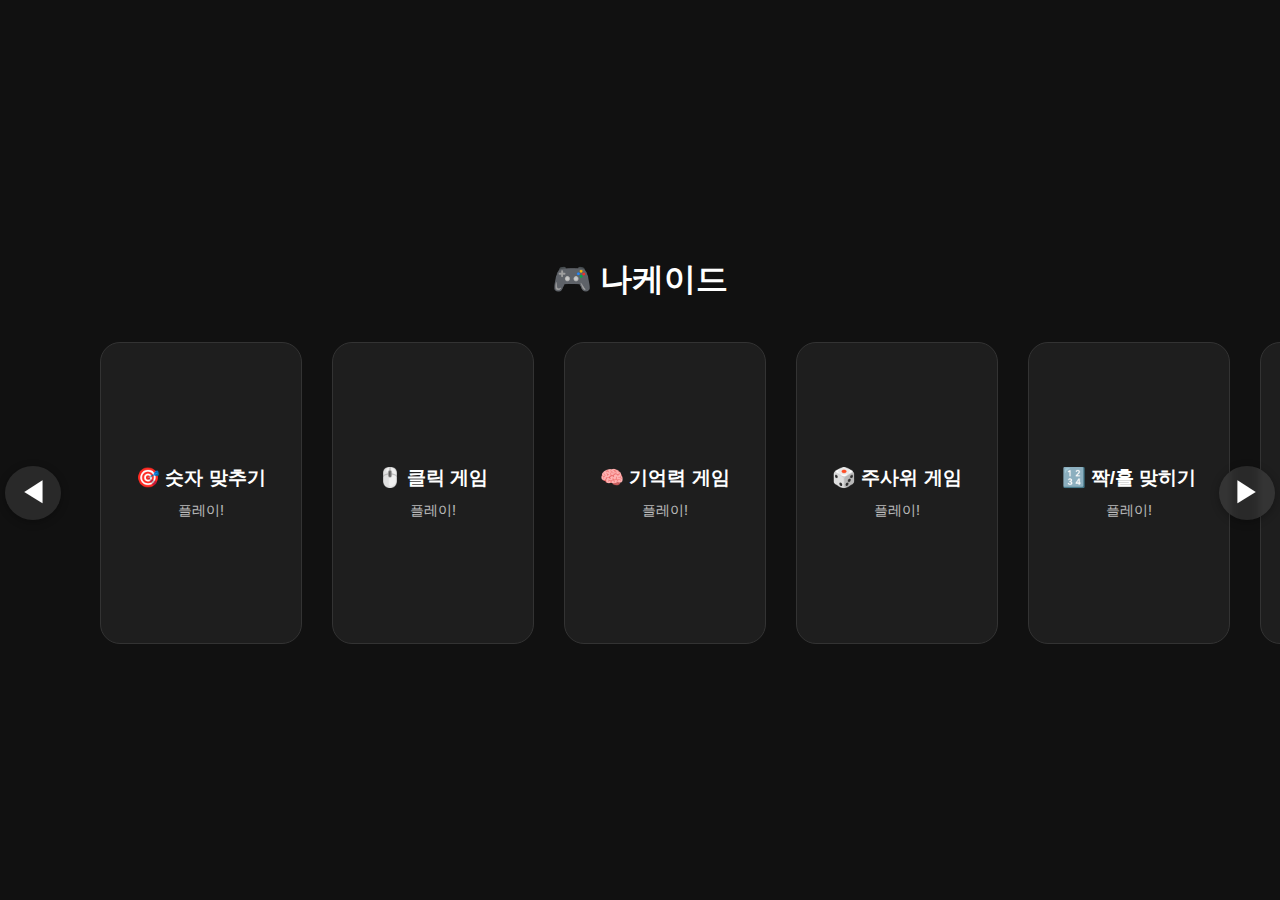
<file: index.html>
<!DOCTYPE html>
<html lang="ko">
<head>
  <meta charset="UTF-8">
  <title>나케이드</title>
  <meta name="viewport" content="width=device-width, initial-scale=1.0">
  <link rel="stylesheet" href="assets/css/main.css">
</head>
<body>
  <div class="main-wrapper">
    <div class="content-block">
      <header>
        <h1>🎮 나케이드</h1>
      </header>
      <div class="carousel-wrapper">
        <button id="leftBtn" class="nav-btn">◀</button>
        <main class="card-scroll-container" id="cardScroll">
          <div class="card-row" id="cardRow"></div>
        </main>
        <button id="rightBtn" class="nav-btn">▶</button>
      </div>
    </div>
  </div>
  <script src="assets/js/main.js"></script>
</body>
</html>
</file>
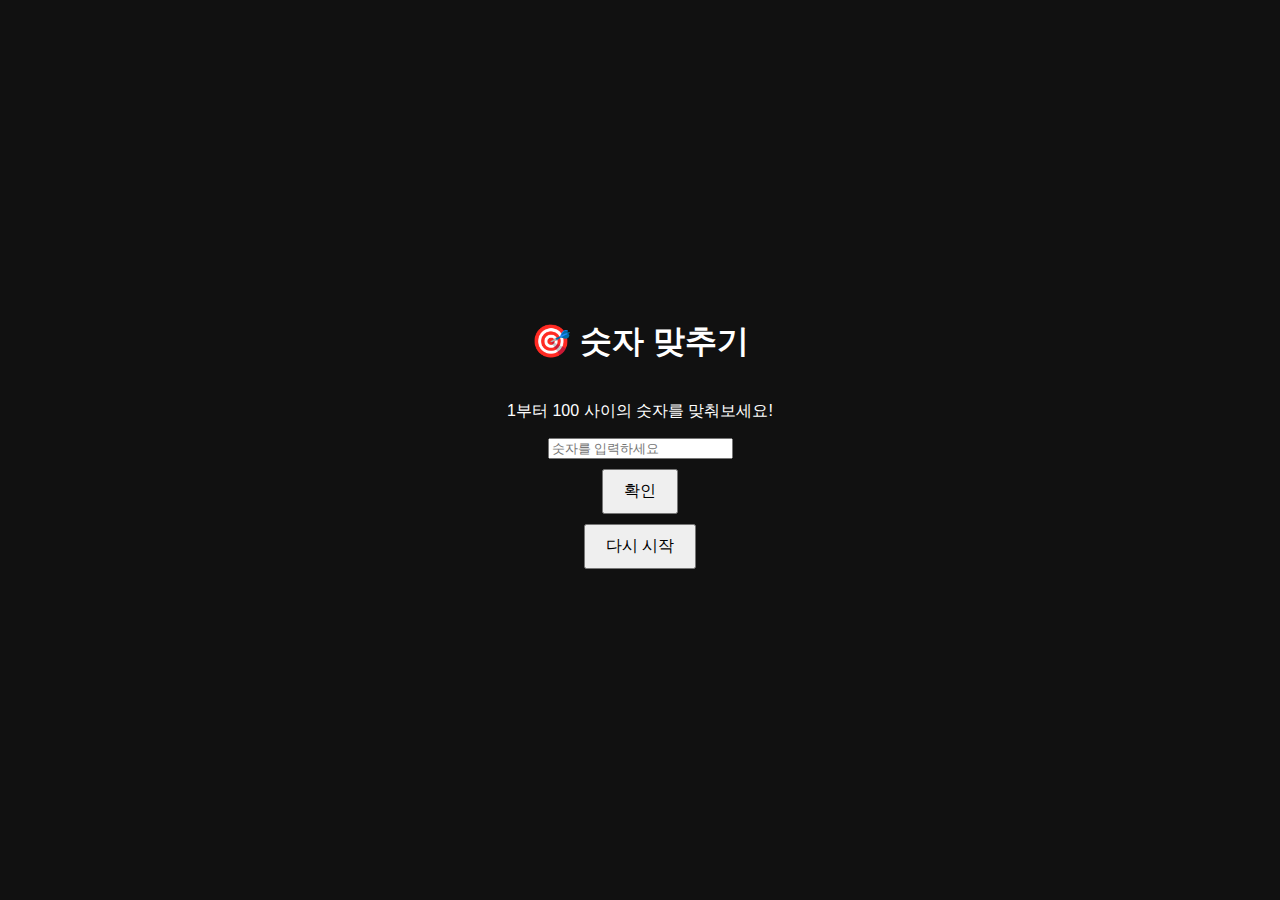
<file: games/game1.html>
<!DOCTYPE html>
<html lang="ko">
<head>
  <meta charset="UTF-8">
  <title>숫자 맞추기 게임</title>
  <link rel="stylesheet" href="../assets/css/game1.css">
</head>
<body>
  <div class="game-container">
  <h1>🎯 숫자 맞추기</h1>
  <p>1부터 100 사이의 숫자를 맞춰보세요!</p>
  <input type="number" id="guess" placeholder="숫자를 입력하세요">
  <button onclick="checkGuess()">확인</button>
    <button onclick="resetGame()">다시 시작</button>
  <p id="result"></p>

  <script src="../assets/js/game1.js"></script>
  </div>
</body>
</html>
</file>
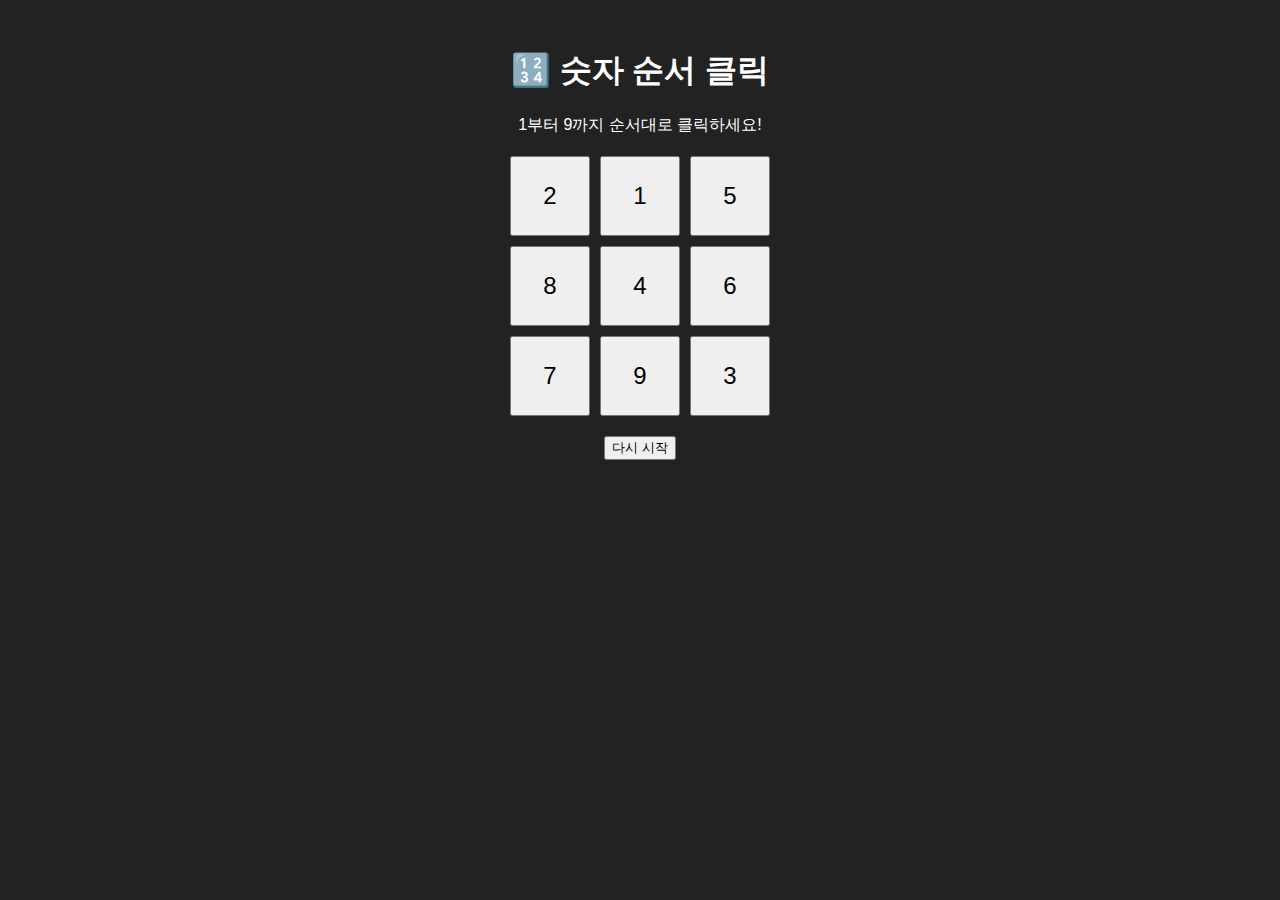
<file: games/game10.html>
<!DOCTYPE html>
<html lang="ko">
<head>
  <meta charset="UTF-8">
  <title>숫자 순서 클릭</title>
  <link rel="stylesheet" href="../assets/css/game10.css">
</head>
<body>
  <h1>🔢 숫자 순서 클릭</h1>
  <p>1부터 9까지 순서대로 클릭하세요!</p>
  <div id="grid"></div>
  <div class="button-group">
    <button onclick="startGame()">다시 시작</button>
  </div>
  <p id="result"></p>
  <script src="../assets/js/game10.js"></script>
</body>
</html>
</file>
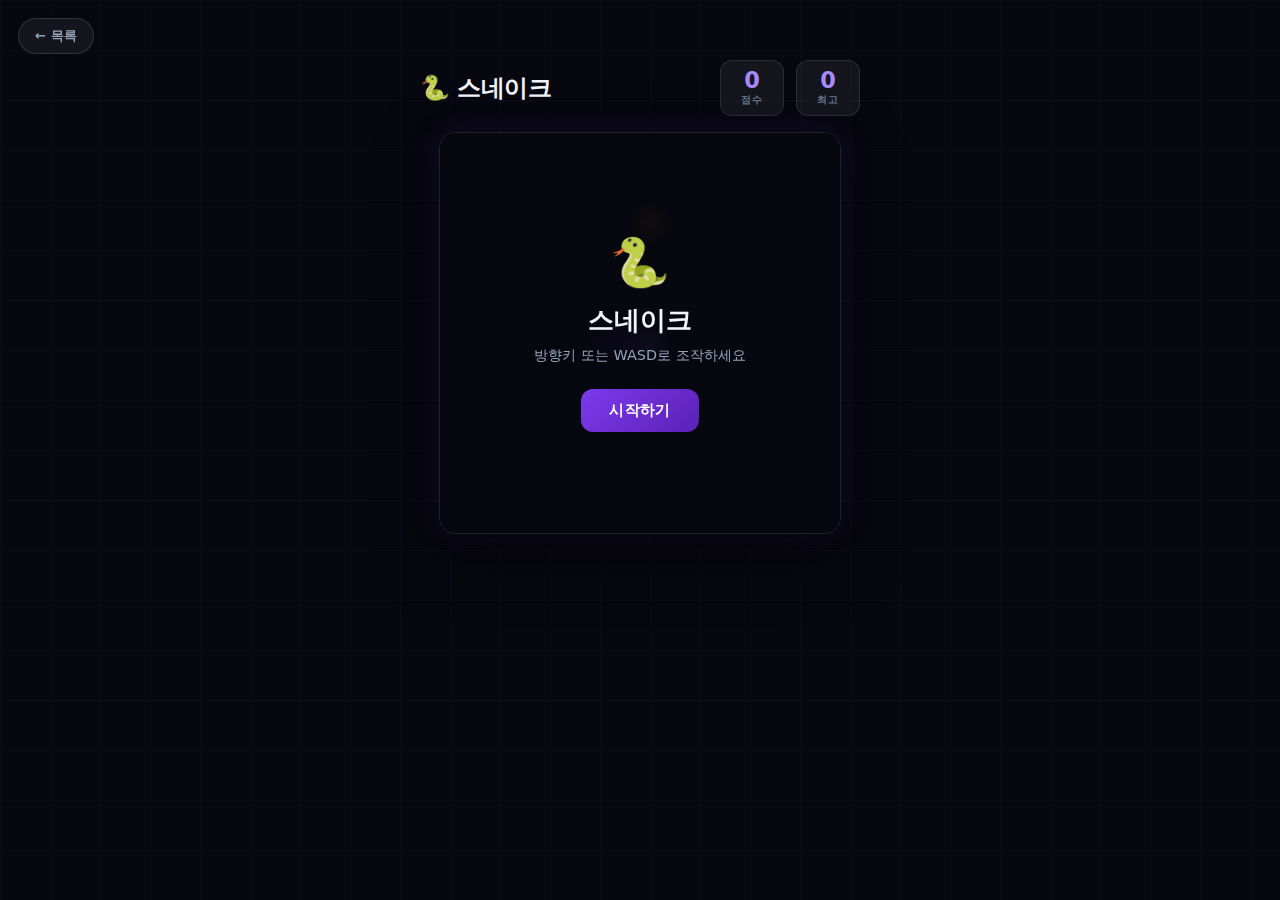
<file: games/game11.html>
<!DOCTYPE html>
<html lang="ko">
<head>
  <meta charset="UTF-8">
  <title>스네이크 — 나케이드</title>
  <meta name="viewport" content="width=device-width, initial-scale=1.0">
  <link rel="stylesheet" href="../assets/css/game-base.css">
  <link rel="stylesheet" href="../assets/css/game11.css">
</head>
<body>
  <a href="../index.html" class="back-btn">← 목록</a>

  <div class="snake-wrapper">
    <div class="snake-header">
      <h1>🐍 스네이크</h1>
      <div class="score-panel">
        <div class="score-box">
          <span class="score-val" id="score">0</span>
          <span class="score-lbl">점수</span>
        </div>
        <div class="score-box">
          <span class="score-val" id="bestScore">0</span>
          <span class="score-lbl">최고</span>
        </div>
      </div>
    </div>

    <div class="canvas-wrap">
      <canvas id="snakeCanvas" width="400" height="400"></canvas>
      <div class="overlay" id="overlay">
        <div class="overlay-content">
          <div class="overlay-emoji">🐍</div>
          <h2 id="overlayTitle">스네이크</h2>
          <p id="overlayMsg">방향키 또는 WASD로 조작하세요</p>
          <button id="startBtn" onclick="startGame()">시작하기</button>
        </div>
      </div>
    </div>

    <div class="mobile-controls">
      <div class="ctrl-row">
        <button class="ctrl-btn" onclick="setDir(0,-1)">▲</button>
      </div>
      <div class="ctrl-row">
        <button class="ctrl-btn" onclick="setDir(-1,0)">◀</button>
        <button class="ctrl-btn" onclick="setDir(0,1)">▼</button>
        <button class="ctrl-btn" onclick="setDir(1,0)">▶</button>
      </div>
    </div>
  </div>

  <script src="../assets/js/game11.js"></script>
</body>
</html>
</file>
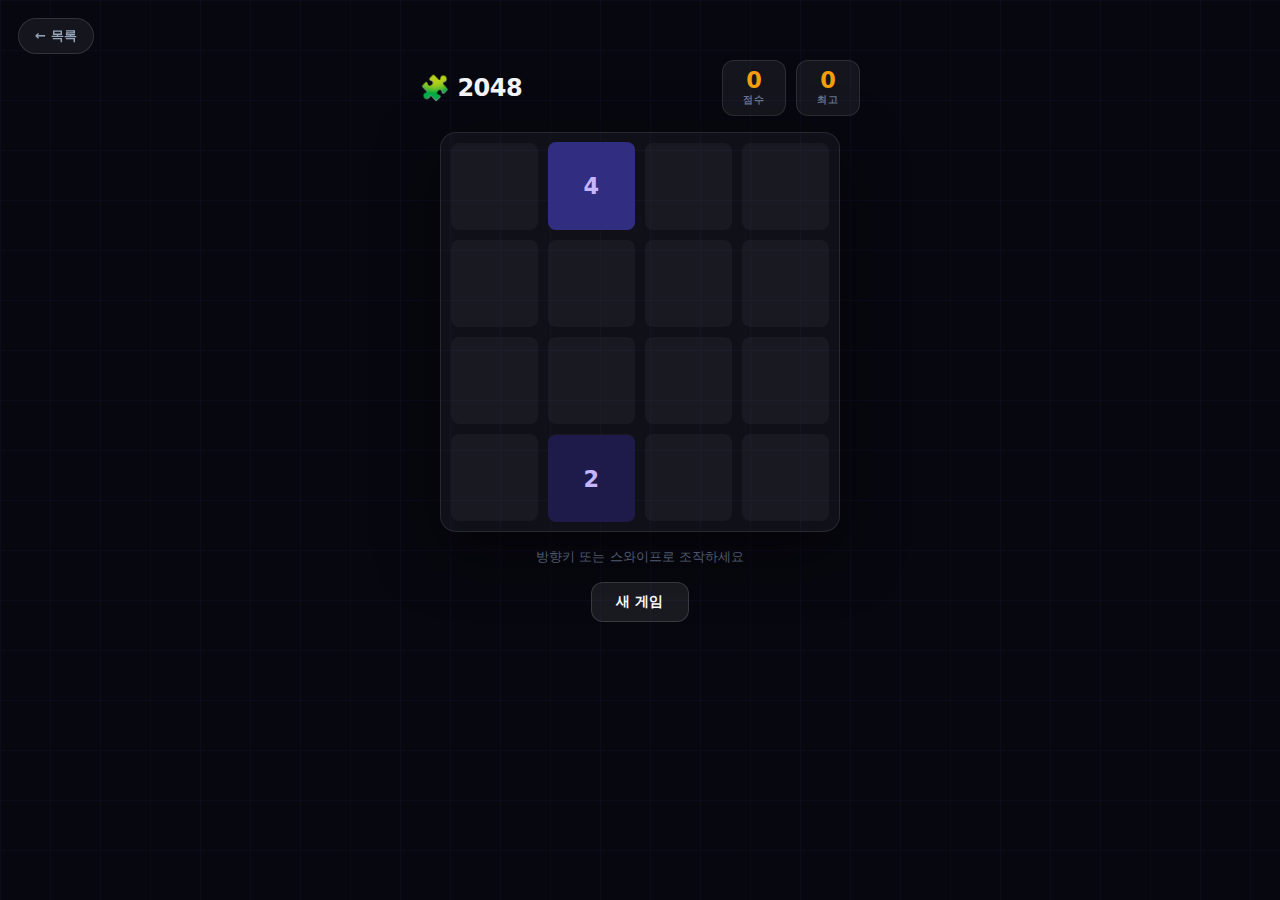
<file: games/game12.html>
<!DOCTYPE html>
<html lang="ko">
<head>
  <meta charset="UTF-8">
  <title>2048 — 나케이드</title>
  <meta name="viewport" content="width=device-width, initial-scale=1.0">
  <link rel="stylesheet" href="../assets/css/game-base.css">
  <link rel="stylesheet" href="../assets/css/game12.css">
</head>
<body>
  <a href="../index.html" class="back-btn">← 목록</a>

  <div class="game2048-wrap">
    <div class="game2048-header">
      <h1>🧩 2048</h1>
      <div class="score-panel">
        <div class="score-box">
          <span class="score-val" id="score">0</span>
          <span class="score-lbl">점수</span>
        </div>
        <div class="score-box">
          <span class="score-val" id="best">0</span>
          <span class="score-lbl">최고</span>
        </div>
      </div>
    </div>

    <div class="board-wrap">
      <div class="board-bg">
        <div class="cell-bg"></div><div class="cell-bg"></div><div class="cell-bg"></div><div class="cell-bg"></div>
        <div class="cell-bg"></div><div class="cell-bg"></div><div class="cell-bg"></div><div class="cell-bg"></div>
        <div class="cell-bg"></div><div class="cell-bg"></div><div class="cell-bg"></div><div class="cell-bg"></div>
        <div class="cell-bg"></div><div class="cell-bg"></div><div class="cell-bg"></div><div class="cell-bg"></div>
      </div>
      <div class="board" id="board"></div>
    </div>

    <p class="hint-text">방향키 또는 스와이프로 조작하세요</p>
    <button onclick="newGame()" class="btn-secondary new-game-btn">새 게임</button>

    <div class="result-overlay hidden" id="resultOverlay">
      <div class="result-box">
        <div class="result-emoji" id="resultEmoji">🏆</div>
        <h2 id="resultTitle">클리어!</h2>
        <p id="resultScore"></p>
        <button onclick="newGame()">다시 하기</button>
      </div>
    </div>
  </div>

  <script src="../assets/js/game12.js"></script>
</body>
</html>
</file>
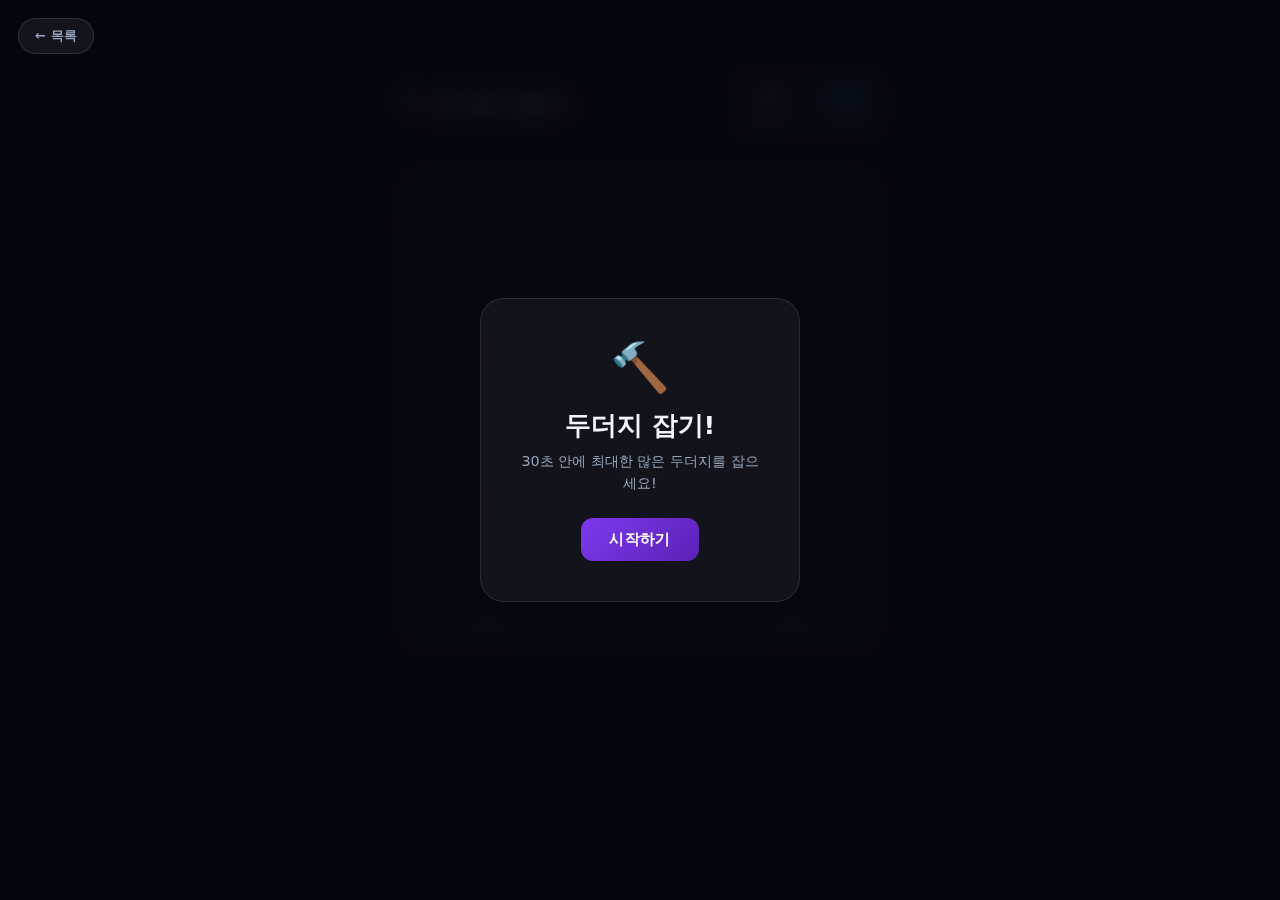
<file: games/game13.html>
<!DOCTYPE html>
<html lang="ko">
<head>
  <meta charset="UTF-8">
  <title>두더지 잡기 — 나케이드</title>
  <meta name="viewport" content="width=device-width, initial-scale=1.0">
  <link rel="stylesheet" href="../assets/css/game-base.css">
  <link rel="stylesheet" href="../assets/css/game13.css">
</head>
<body>
  <a href="../index.html" class="back-btn">← 목록</a>

  <div class="mole-wrap">
    <div class="mole-header">
      <h1>🔨 두더지 잡기</h1>
      <div class="stat-row">
        <div class="score-box">
          <span class="score-val" id="score">0</span>
          <span class="score-lbl">점수</span>
        </div>
        <div class="score-box timer-box">
          <span class="score-val" id="timer">30</span>
          <span class="score-lbl">시간</span>
        </div>
      </div>
    </div>

    <div class="mole-grid" id="moleGrid">
      <!-- 9 holes generated by JS -->
    </div>

    <div class="mole-overlay" id="overlay">
      <div class="overlay-inner">
        <div class="overlay-emoji">🔨</div>
        <h2 id="overlayTitle">두더지 잡기!</h2>
        <p id="overlayMsg">30초 안에 최대한 많은 두더지를 잡으세요!</p>
        <button id="startBtn" onclick="startGame()">시작하기</button>
      </div>
    </div>
  </div>

  <script src="../assets/js/game13.js"></script>
</body>
</html>
</file>
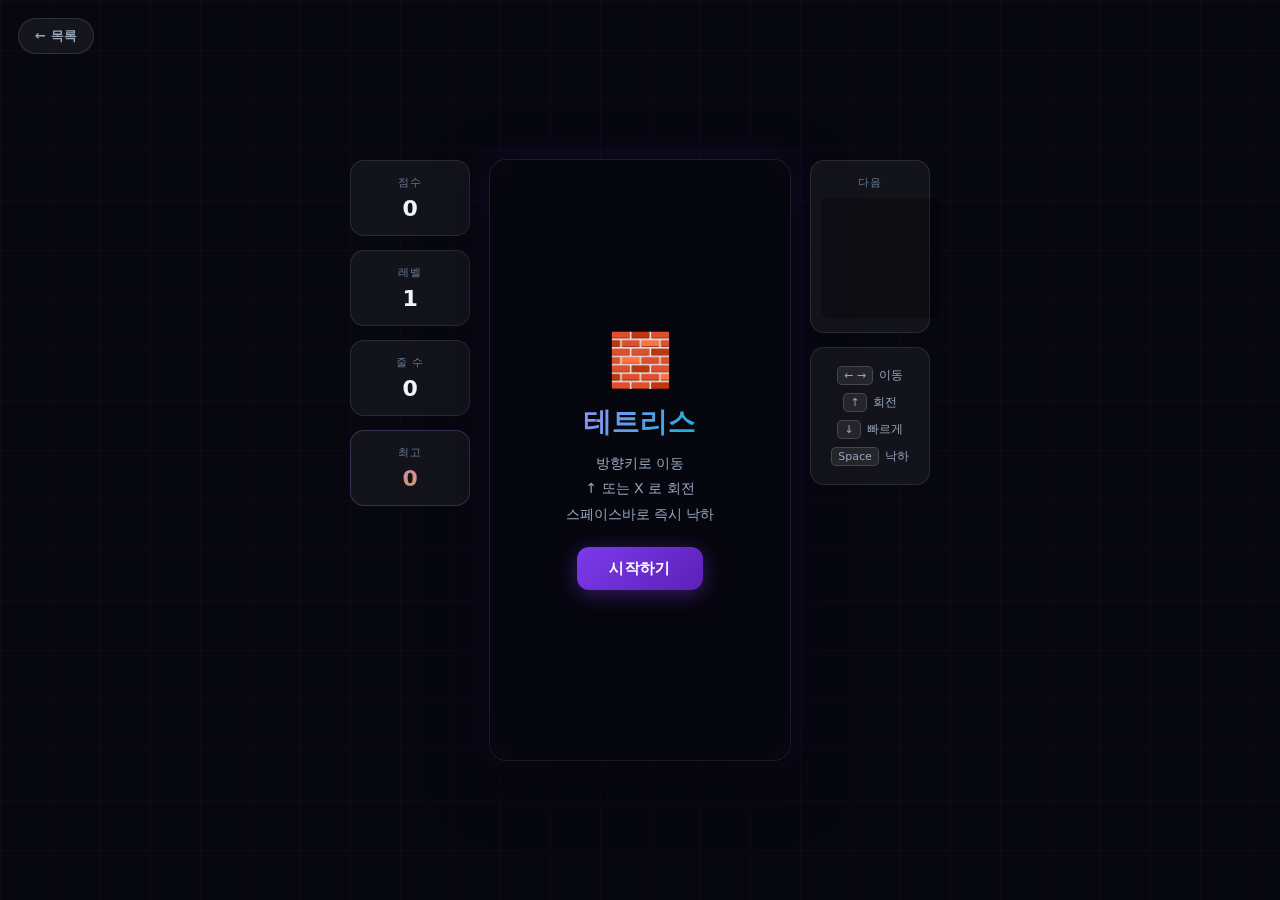
<file: games/game14.html>
<!DOCTYPE html>
<html lang="ko">
<head>
  <meta charset="UTF-8">
  <title>테트리스 — 나케이드</title>
  <meta name="viewport" content="width=device-width, initial-scale=1.0">
  <link rel="stylesheet" href="../assets/css/game-base.css">
  <link rel="stylesheet" href="../assets/css/game14.css">
</head>
<body>
  <a href="../index.html" class="back-btn">← 목록</a>

  <div class="tetris-wrapper">
    <!-- Left Panel -->
    <div class="side-panel left-panel">
      <div class="info-block">
        <span class="info-lbl">점수</span>
        <span class="info-val" id="score">0</span>
      </div>
      <div class="info-block">
        <span class="info-lbl">레벨</span>
        <span class="info-val" id="level">1</span>
      </div>
      <div class="info-block">
        <span class="info-lbl">줄 수</span>
        <span class="info-val" id="lines">0</span>
      </div>
      <div class="info-block best-block">
        <span class="info-lbl">최고</span>
        <span class="info-val best-val" id="best">0</span>
      </div>
    </div>

    <!-- Canvas -->
    <div class="canvas-wrap">
      <canvas id="tetrisCanvas" width="300" height="600"></canvas>
      <div class="overlay" id="overlay">
        <div class="overlay-inner">
          <div class="overlay-emoji">🧱</div>
          <h2 id="overlayTitle">테트리스</h2>
          <p id="overlayMsg">방향키로 이동<br>↑ 또는 X 로 회전<br>스페이스바로 즉시 낙하</p>
          <button id="startBtn" class="start-btn">시작하기</button>
        </div>
      </div>
    </div>

    <!-- Right Panel -->
    <div class="side-panel right-panel">
      <div class="next-block">
        <span class="info-lbl">다음</span>
        <canvas id="nextCanvas" width="120" height="120"></canvas>
      </div>
      <div class="controls-hint">
        <div class="hint-row"><kbd>← →</kbd> 이동</div>
        <div class="hint-row"><kbd>↑</kbd> 회전</div>
        <div class="hint-row"><kbd>↓</kbd> 빠르게</div>
        <div class="hint-row"><kbd>Space</kbd> 낙하</div>
      </div>
    </div>
  </div>

  <script src="../assets/js/game14.js"></script>
</body>
</html>
</file>
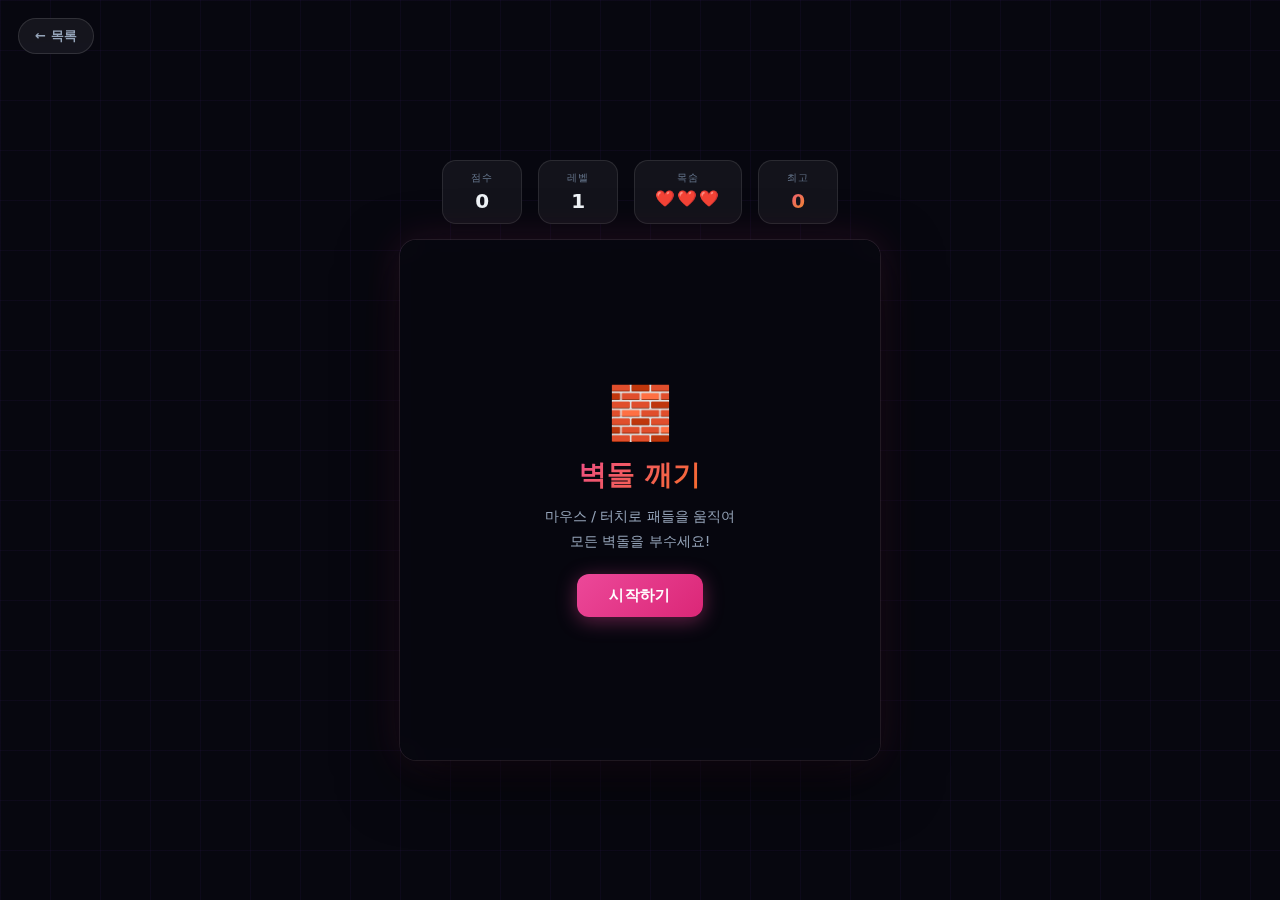
<file: games/game15.html>
<!DOCTYPE html>
<html lang="ko">
<head>
  <meta charset="UTF-8">
  <title>벽돌 깨기 — 나케이드</title>
  <meta name="viewport" content="width=device-width, initial-scale=1.0">
  <link rel="stylesheet" href="../assets/css/game-base.css">
  <link rel="stylesheet" href="../assets/css/game15.css">
</head>
<body>
  <a href="../index.html" class="back-btn">← 목록</a>

  <div class="breakout-wrapper">
    <div class="hud">
      <div class="hud-item">
        <span class="hud-lbl">점수</span>
        <span class="hud-val" id="score">0</span>
      </div>
      <div class="hud-item">
        <span class="hud-lbl">레벨</span>
        <span class="hud-val" id="level">1</span>
      </div>
      <div class="hud-item">
        <span class="hud-lbl">목숨</span>
        <span class="hud-val hearts" id="lives">❤️❤️❤️</span>
      </div>
      <div class="hud-item">
        <span class="hud-lbl">최고</span>
        <span class="hud-val best-val" id="best">0</span>
      </div>
    </div>

    <div class="canvas-wrap">
      <canvas id="breakoutCanvas" width="480" height="520"></canvas>
      <div class="overlay" id="overlay">
        <div class="overlay-inner">
          <div class="overlay-emoji">🧱</div>
          <h2 id="overlayTitle">벽돌 깨기</h2>
          <p id="overlayMsg">마우스 / 터치로 패들을 움직여<br>모든 벽돌을 부수세요!</p>
          <button id="startBtn" class="start-btn">시작하기</button>
        </div>
      </div>
    </div>
  </div>

  <script src="../assets/js/game15.js"></script>
</body>
</html>
</file>
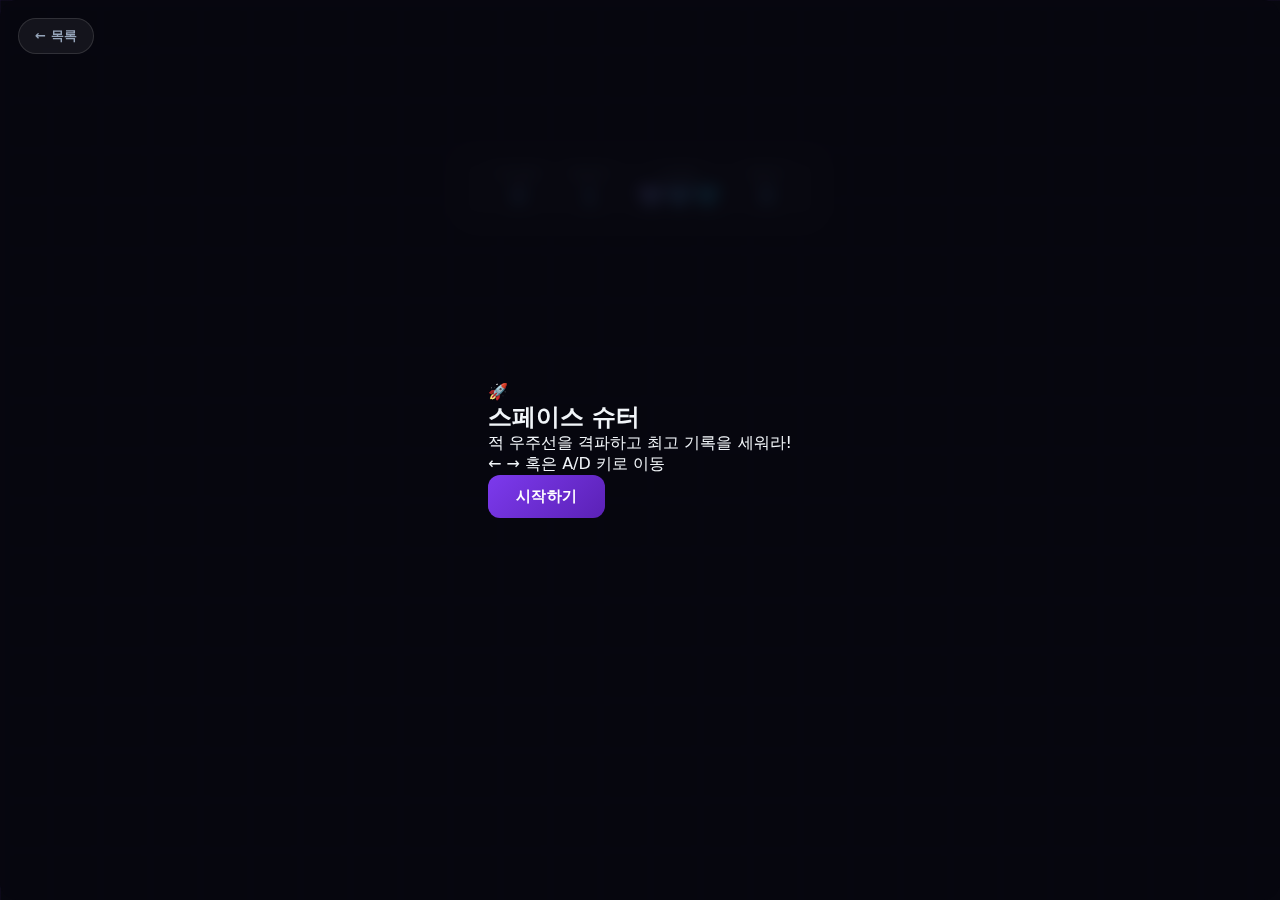
<file: games/game16.html>
<!DOCTYPE html>
<html lang="ko">
<head>
  <meta charset="UTF-8">
  <title>스페이스 슈터 — 나케이드</title>
  <meta name="viewport" content="width=device-width, initial-scale=1.0">
  <link rel="stylesheet" href="../assets/css/game-base.css">
  <link rel="stylesheet" href="../assets/css/game16.css">
</head>
<body>
  <a href="../index.html" class="back-btn">← 목록</a>

  <div class="shooter-wrap">
    <div class="hud">
      <div class="hud-item">
        <span class="hud-lbl">SCORE</span>
        <span class="hud-val" id="scoreEl">0</span>
      </div>
      <div class="hud-item">
        <span class="hud-lbl">WAVE</span>
        <span class="hud-val" id="waveEl">1</span>
      </div>
      <div class="hud-item">
        <span class="hud-lbl">LIVES</span>
        <span class="hud-val hud-lives" id="livesEl">❤️❤️❤️</span>
      </div>
      <div class="hud-item">
        <span class="hud-lbl">BEST</span>
        <span class="hud-val" id="bestEl">0</span>
      </div>
    </div>

    <div class="canvas-wrap">
      <canvas id="c" width="360" height="560"></canvas>
      <div class="overlay" id="overlay">
        <div class="ov-inner">
          <div class="ov-emoji">🚀</div>
          <h2 id="ovTitle">스페이스 슈터</h2>
          <p id="ovMsg">적 우주선을 격파하고 최고 기록을 세워라!<br>← → 혹은 A/D 키로 이동</p>
          <button id="startBtn">시작하기</button>
        </div>
      </div>
    </div>
  </div>

  <script src="../assets/js/game16.js"></script>
</body>
</html>
</file>
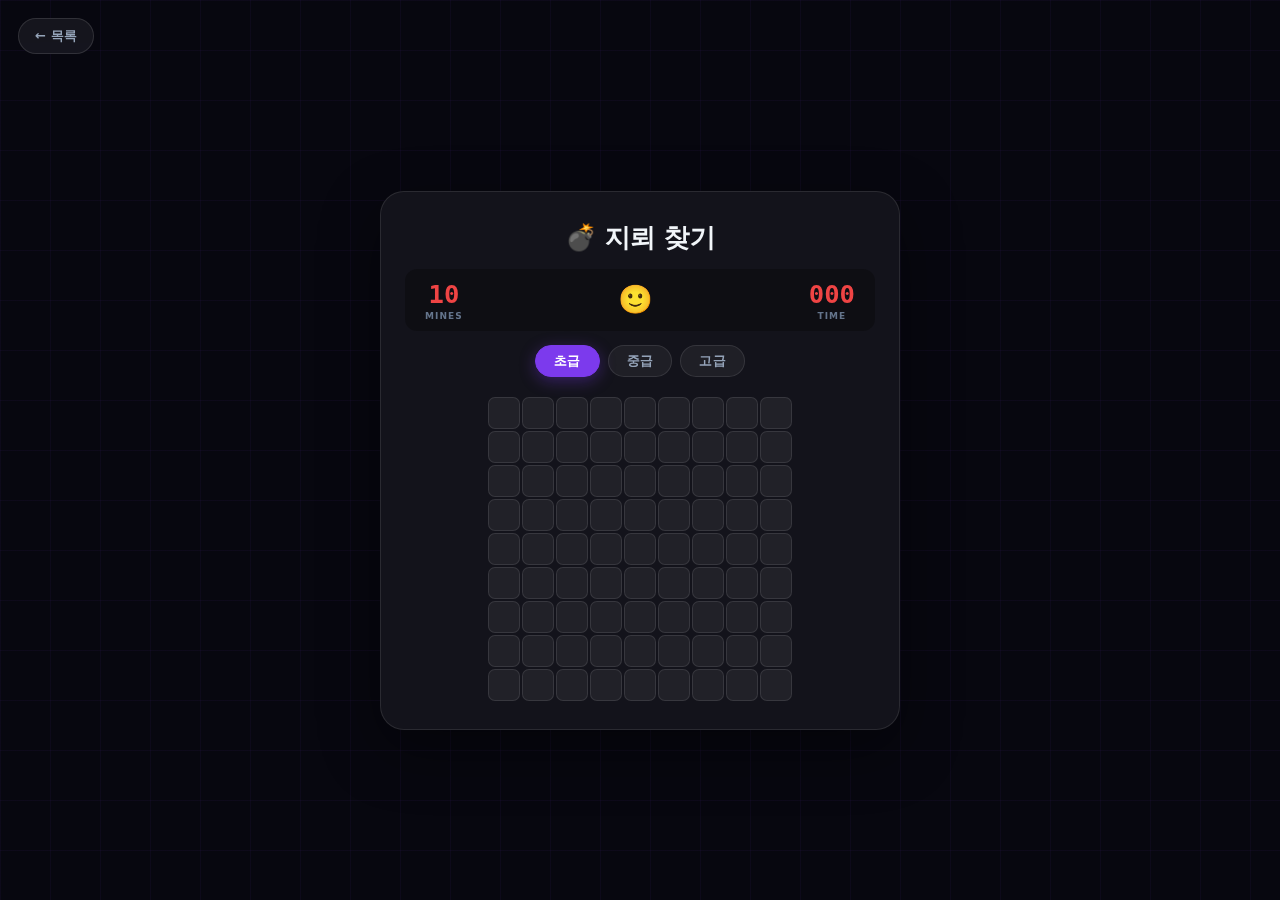
<file: games/game17.html>
<!DOCTYPE html>
<html lang="ko">
<head>
  <meta charset="UTF-8">
  <title>지뢰 찾기 — 나케이드</title>
  <meta name="viewport" content="width=device-width, initial-scale=1.0">
  <link rel="stylesheet" href="../assets/css/game-base.css">
  <link rel="stylesheet" href="../assets/css/game17.css">
</head>
<body>
  <a href="../index.html" class="back-btn">← 목록</a>

  <div class="ms-container">
    <div class="ms-header">
      <h1>💣 지뢰 찾기</h1>
      <div class="ms-stats">
        <div class="stat-item">
          <span class="stat-val" id="mineCount">10</span>
          <span class="stat-lbl">MINES</span>
        </div>
        <div class="ms-face" id="faceBtn">🙂</div>
        <div class="stat-item">
          <span class="stat-val" id="timerEl">000</span>
          <span class="stat-lbl">TIME</span>
        </div>
      </div>
      <div class="diff-btns">
        <button class="diff-btn active" data-diff="easy">초급</button>
        <button class="diff-btn" data-diff="medium">중급</button>
        <button class="diff-btn" data-diff="hard">고급</button>
      </div>
    </div>

    <div class="ms-grid" id="grid"></div>

    <div class="ms-result" id="result" style="display:none">
      <p id="resultMsg"></p>
      <button id="retryBtn">다시 하기</button>
    </div>
  </div>

  <script src="../assets/js/game17.js"></script>
</body>
</html>
</file>
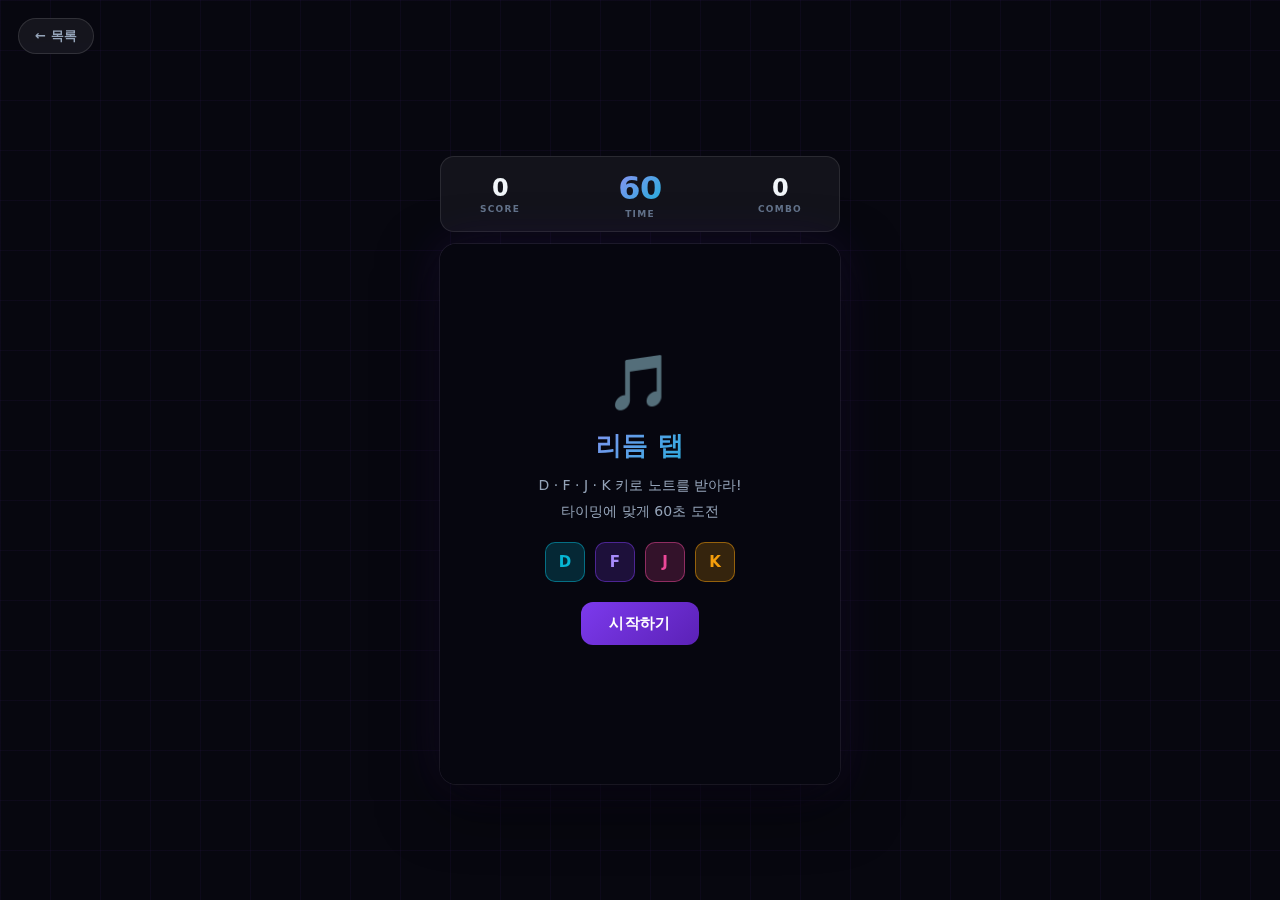
<file: games/game18.html>
<!DOCTYPE html>
<html lang="ko">
<head>
  <meta charset="UTF-8">
  <title>리듬 탭 — 나케이드</title>
  <meta name="viewport" content="width=device-width, initial-scale=1.0">
  <link rel="stylesheet" href="../assets/css/game-base.css">
  <link rel="stylesheet" href="../assets/css/game18.css">
</head>
<body>
  <a href="../index.html" class="back-btn">← 목록</a>

  <div class="rhythm-wrap">
    <div class="rhythm-hud">
      <div class="hud-item">
        <span class="hud-val" id="scoreEl">0</span>
        <span class="hud-lbl">SCORE</span>
      </div>
      <div class="hud-item hud-center">
        <span class="hud-val hud-timer" id="timerEl">60</span>
        <span class="hud-lbl">TIME</span>
      </div>
      <div class="hud-item">
        <span class="hud-val" id="comboEl">0</span>
        <span class="hud-lbl">COMBO</span>
      </div>
    </div>

    <div class="canvas-wrap">
      <canvas id="c" width="400" height="540"></canvas>
      <div class="overlay" id="overlay">
        <div class="ov-inner">
          <div class="ov-emoji">🎵</div>
          <h2 id="ovTitle">리듬 탭</h2>
          <p id="ovMsg">D · F · J · K 키로 노트를 받아라!<br>타이밍에 맞게 60초 도전</p>
          <div class="key-guide">
            <span class="key-chip" data-color="cyan">D</span>
            <span class="key-chip" data-color="purple">F</span>
            <span class="key-chip" data-color="pink">J</span>
            <span class="key-chip" data-color="amber">K</span>
          </div>
          <button id="startBtn">시작하기</button>
          <div class="best-info" id="bestInfo"></div>
        </div>
      </div>
    </div>
  </div>

  <script src="../assets/js/game18.js"></script>
</body>
</html>
</file>
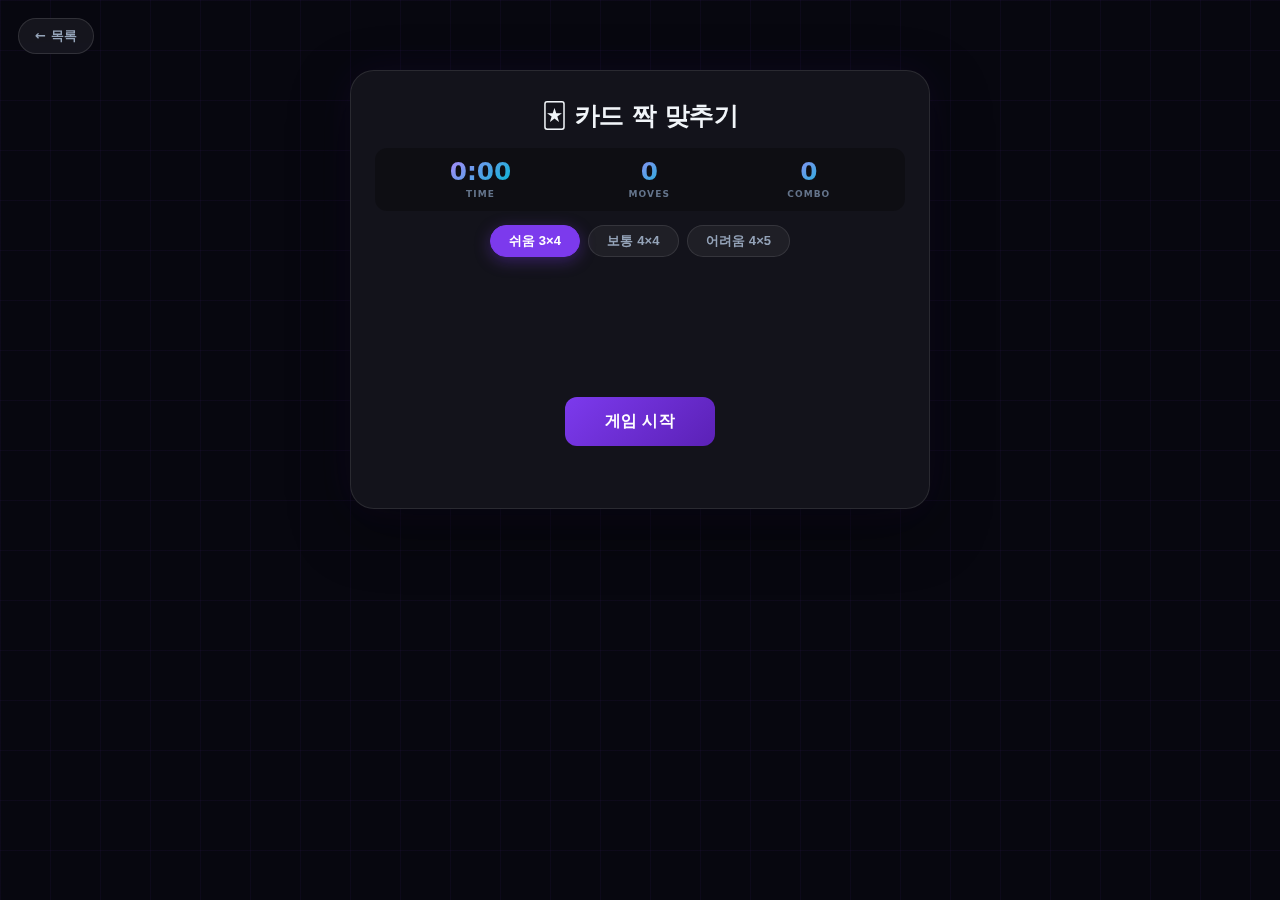
<file: games/game19.html>
<!DOCTYPE html>
<html lang="ko">
<head>
  <meta charset="UTF-8">
  <title>카드 짝 맞추기 — 나케이드</title>
  <meta name="viewport" content="width=device-width, initial-scale=1.0">
  <link rel="stylesheet" href="../assets/css/game-base.css">
  <link rel="stylesheet" href="../assets/css/game19.css">
</head>
<body>
  <a href="../index.html" class="back-btn">← 목록</a>

  <div class="mem-container">
    <div class="mem-header">
      <h1>🃏 카드 짝 맞추기</h1>

      <div class="mem-stats">
        <div class="stat-item">
          <span class="stat-val" id="timeEl">0:00</span>
          <span class="stat-lbl">TIME</span>
        </div>
        <div class="stat-item">
          <span class="stat-val" id="movesEl">0</span>
          <span class="stat-lbl">MOVES</span>
        </div>
        <div class="stat-item">
          <span class="stat-val combo-val" id="comboEl">0</span>
          <span class="stat-lbl">COMBO</span>
        </div>
      </div>

      <div class="diff-btns">
        <button class="diff-btn active" data-diff="easy">쉬움 3×4</button>
        <button class="diff-btn" data-diff="normal">보통 4×4</button>
        <button class="diff-btn" data-diff="hard">어려움 4×5</button>
      </div>
    </div>

    <div class="mem-grid" id="cardGrid"></div>

    <div class="mem-result" id="result" style="display:none">
      <div class="result-icon" id="resultIcon">🎉</div>
      <p id="resultMsg"></p>
      <button id="retryBtn">다시 하기</button>
    </div>

    <div class="mem-start" id="startScreen">
      <button id="startBtn">게임 시작</button>
      <div class="best-row" id="bestRow"></div>
    </div>
  </div>

  <script src="../assets/js/game19.js"></script>
</body>
</html>
</file>
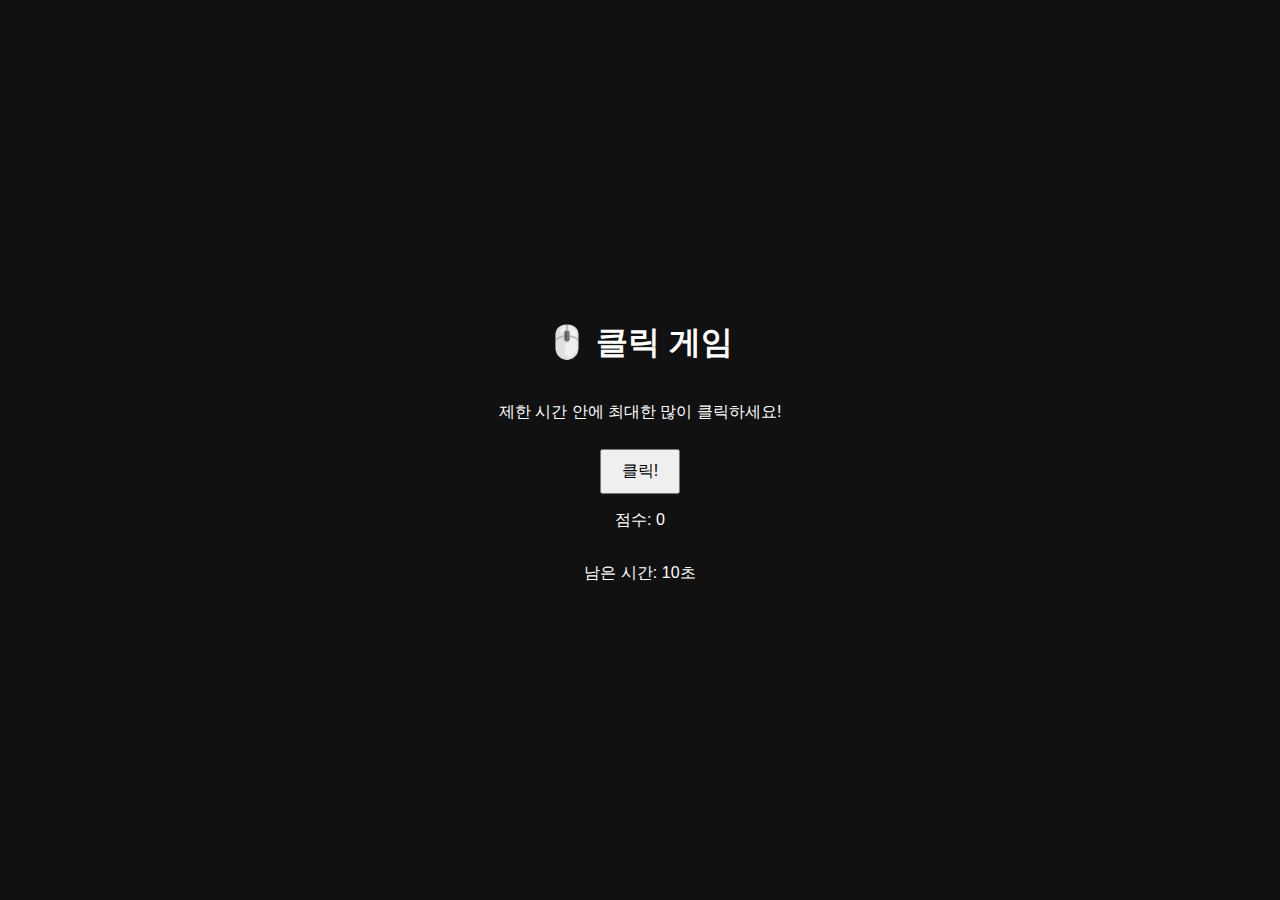
<file: games/game2.html>
<!DOCTYPE html>
<html lang="ko">
<head>
  <meta charset="UTF-8">
  <title>클릭 게임</title>
  <link rel="stylesheet" href="../assets/css/game2.css">
</head>
<body>
  <div class="game-container">
  <h1>🖱️ 클릭 게임</h1>
  <p>제한 시간 안에 최대한 많이 클릭하세요!</p>
  <button id="clickBtn">클릭!</button>
  <p>점수: <span id="score">0</span></p>
  <p id="timer">남은 시간: 10초</p>
  <button id="retryBtn" style="display:none;">다시 하기</button>

  <script src="../assets/js/game2.js"></script>
  </div>
</body>
</html>
</file>
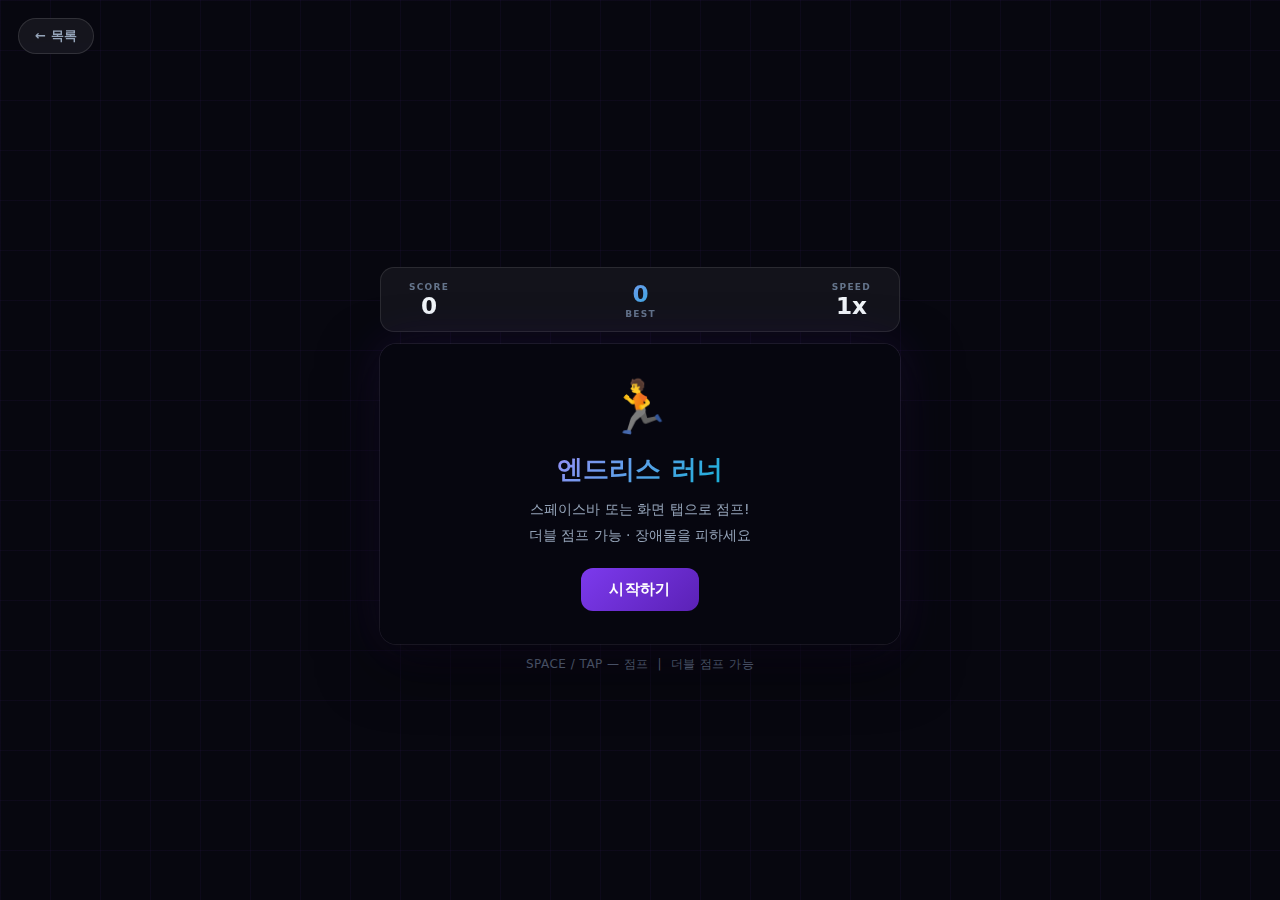
<file: games/game20.html>
<!DOCTYPE html>
<html lang="ko">
<head>
  <meta charset="UTF-8">
  <title>엔드리스 러너 — 나케이드</title>
  <meta name="viewport" content="width=device-width, initial-scale=1.0">
  <link rel="stylesheet" href="../assets/css/game-base.css">
  <link rel="stylesheet" href="../assets/css/game20.css">
</head>
<body>
  <a href="../index.html" class="back-btn">← 목록</a>

  <div class="runner-wrap">
    <div class="runner-hud">
      <div class="hud-item">
        <span class="hud-lbl">SCORE</span>
        <span class="hud-val" id="scoreEl">0</span>
      </div>
      <div class="hud-item hud-center">
        <span class="hud-val hud-best" id="bestEl">0</span>
        <span class="hud-lbl">BEST</span>
      </div>
      <div class="hud-item">
        <span class="hud-lbl">SPEED</span>
        <span class="hud-val" id="speedEl">1x</span>
      </div>
    </div>

    <div class="canvas-wrap">
      <canvas id="c" width="520" height="300"></canvas>
      <div class="overlay" id="overlay">
        <div class="ov-inner">
          <div class="ov-emoji">🏃</div>
          <h2 id="ovTitle">엔드리스 러너</h2>
          <p id="ovMsg">스페이스바 또는 화면 탭으로 점프!<br>더블 점프 가능 · 장애물을 피하세요</p>
          <button id="startBtn">시작하기</button>
        </div>
      </div>
    </div>
    <div class="jump-hint">SPACE / TAP — 점프 &nbsp;|&nbsp; 더블 점프 가능</div>
  </div>

  <script src="../assets/js/game20.js"></script>
</body>
</html>
</file>
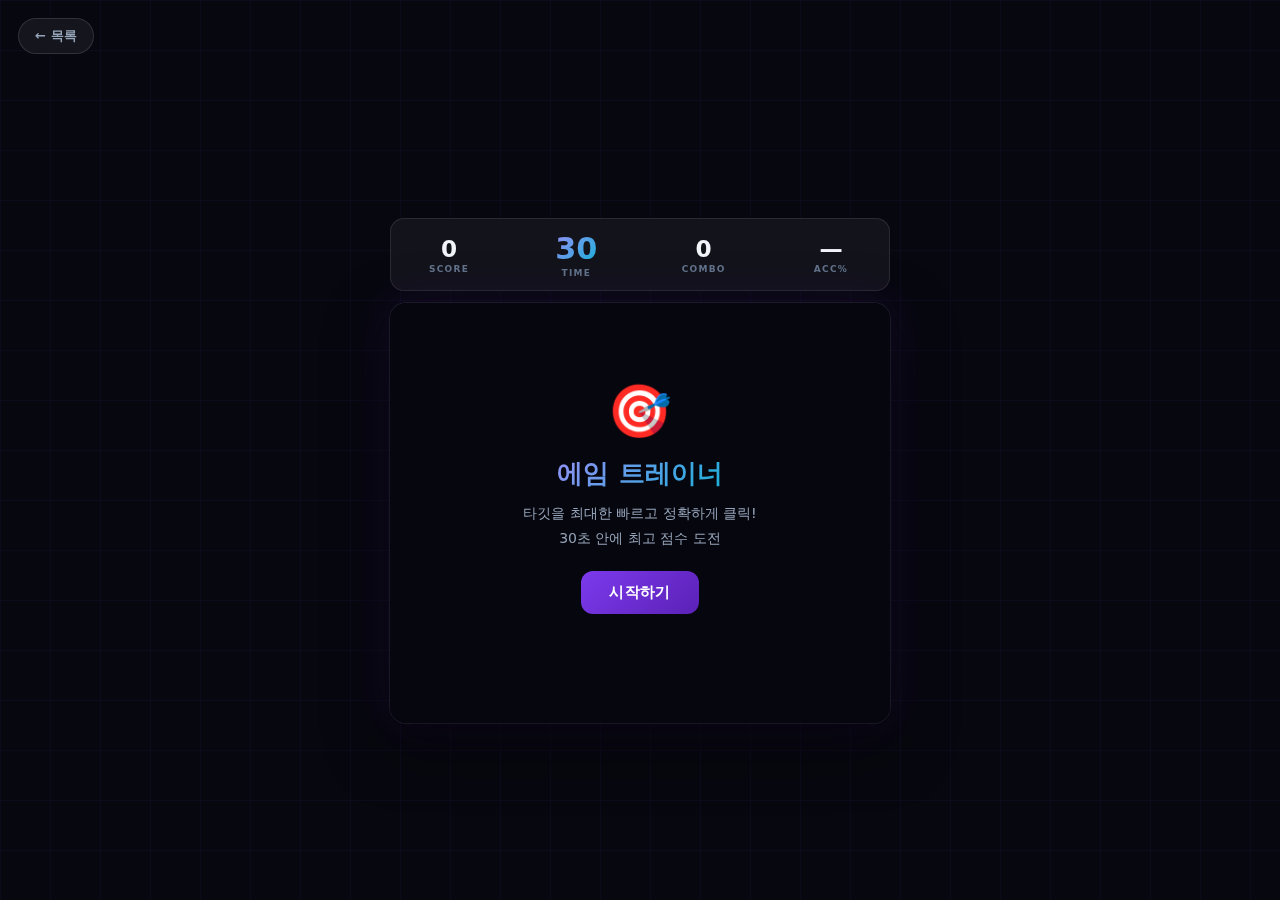
<file: games/game21.html>
<!DOCTYPE html>
<html lang="ko">
<head>
  <meta charset="UTF-8">
  <title>에임 트레이너 — 나케이드</title>
  <meta name="viewport" content="width=device-width, initial-scale=1.0">
  <link rel="stylesheet" href="../assets/css/game-base.css">
  <link rel="stylesheet" href="../assets/css/game21.css">
</head>
<body>
  <a href="../index.html" class="back-btn">← 목록</a>

  <div class="aim-wrap">
    <div class="aim-hud">
      <div class="hud-item">
        <span class="hud-val" id="scoreEl">0</span>
        <span class="hud-lbl">SCORE</span>
      </div>
      <div class="hud-item hud-timer-wrap">
        <span class="hud-val hud-timer" id="timerEl">30</span>
        <span class="hud-lbl">TIME</span>
      </div>
      <div class="hud-item">
        <span class="hud-val" id="comboEl">0</span>
        <span class="hud-lbl">COMBO</span>
      </div>
      <div class="hud-item">
        <span class="hud-val" id="accEl">—</span>
        <span class="hud-lbl">ACC%</span>
      </div>
    </div>

    <div class="canvas-wrap">
      <canvas id="c" width="500" height="420"></canvas>
      <div class="overlay" id="overlay">
        <div class="ov-inner">
          <div class="ov-emoji">🎯</div>
          <h2 id="ovTitle">에임 트레이너</h2>
          <p id="ovMsg">타깃을 최대한 빠르고 정확하게 클릭!<br>30초 안에 최고 점수 도전</p>
          <button id="startBtn">시작하기</button>
          <div class="best-info" id="bestInfo"></div>
        </div>
      </div>
    </div>
  </div>

  <script src="../assets/js/game21.js"></script>
</body>
</html>
</file>
<file: assets/css/main.css>
body {
  background: #111;
  color: white;
  margin: 0;
  padding: 0;
  font-family: sans-serif;
  height: 100vh;
  display: flex;
  justify-content: center;
  align-items: center;
}

.main-wrapper {
  width: 100%;
  height: 100%;
  display: flex;
  justify-content: center;
  align-items: center;
}

.content-block {
  display: flex;
  flex-direction: column;
  align-items: center;
  width: 100%;
}

header h1 {
  text-align: center;
  margin-bottom: 20px;
}

/* 카드 스타일 복원 */
.card {
  width: 200px;
  height: 300px;
  background-color: #1e1e1e;
  border: 1px solid #333;
  border-radius: 20px;
  display: flex;
  flex-direction: column;
  justify-content: center;
  align-items: center;
  flex-shrink: 0;
  cursor: pointer;
  transition: transform 0.3s ease;
}

.card:hover {
  transform: scale(1.05);
}

.card-inner {
  text-align: center;
}

.card-front {
  font-size: 1.2rem;
  font-weight: bold;
  margin-bottom: 10px;
}

.card-back {
  font-size: 0.9rem;
  opacity: 0.7;
}

.card-row {
  display: flex;
  gap: 30px;
  padding: 20px 200px 20px 100px;
}

.carousel-wrapper {
  position: relative;
  display: flex;
  align-items: center;
  width: 100%;
  overflow: hidden;
}

.card-scroll-container {
  width: 100%;
  overflow-x: auto;
  scroll-behavior: smooth;
  scrollbar-width: auto;
}

.card-scroll-container::-webkit-scrollbar {
  height: 14px;
}

.card-scroll-container::-webkit-scrollbar-thumb {
  background-color: #777; border-radius: 6px; border: 3px solid #111;
  border-radius: 4px;
}


.nav-btn {
  position: absolute;
  top: 50%;
  transform: translateY(-50%);
  z-index: 10;
  background: rgba(255, 255, 255, 0.1);
  border: none;
  color: white;
  font-size: 28px;
  cursor: pointer;
  padding: 8px 14px;
  border-radius: 50%;
  backdrop-filter: blur(4px);
  box-shadow: 0 2px 8px rgba(0,0,0,0.3);
  transition: all 0.3s ease;
}
.nav-btn:hover {
  background: rgba(255,255,255,0.9);
  color: #111;
}

/* 스크롤바 두껍게 */
.card-scroll-container::-webkit-scrollbar {
  height: 14px;
}
.card-scroll-container::-webkit-scrollbar-thumb {
  background-color: #777;
  border-radius: 6px;
  border: 3px solid #111;
}

.nav-btn:hover {
  background: #fff;
  color: #000;
}

#leftBtn {
  left: 5px;
}
#rightBtn {
  right: 5px;
}

.card-spacer {
  min-width: 60px;
  height: 1px;
  flex-shrink: 0;
}
</file>
<file: assets/css/game1.css>
body { margin: 0; background: #111; color: white; font-family: sans-serif; }

.game-container {
  display: flex;
  flex-direction: column;
  align-items: center;
  justify-content: center;
  height: 100vh;
  text-align: center;
}
button {
  margin-top: 10px;
  padding: 10px 20px;
  font-size: 16px;
}
</file>
<file: assets/css/game10.css>
body {
  overflow: hidden; /* 세로 스크롤 방지 */
  background: #222;
  color: white;
  font-family: sans-serif;
  text-align: center;
  padding: 20px;
}

#grid {
  display: grid;
  grid-template-columns: repeat(3, 80px);
  gap: 10px;
  justify-content: center;
  margin: 20px auto;
}

.grid-btn {
  width: 80px;
  height: 80px;
  font-size: 24px;
  cursor: pointer;
}
</file>
<file: assets/css/game-base.css>
/* ============================
   나케이드 — 공통 게임 스타일
   ============================ */
:root {
  --bg: #07070f;
  --surface: rgba(255, 255, 255, 0.05);
  --border: rgba(255, 255, 255, 0.1);
  --primary: #7c3aed;
  --primary-light: #a78bfa;
  --primary-glow: rgba(124, 58, 237, 0.35);
  --cyan: #06b6d4;
  --green: #10b981;
  --red: #ef4444;
  --amber: #f59e0b;
  --text: #f1f5f9;
  --text-muted: #64748b;
  --text-dim: #94a3b8;
}

* {
  box-sizing: border-box;
  margin: 0;
  padding: 0;
}

body {
  background: var(--bg);
  background-image:
    linear-gradient(rgba(124, 58, 237, 0.05) 1px, transparent 1px),
    linear-gradient(90deg, rgba(124, 58, 237, 0.05) 1px, transparent 1px);
  background-size: 50px 50px;
  color: var(--text);
  font-family: 'Segoe UI', system-ui, -apple-system, sans-serif;
  min-height: 100vh;
  display: flex;
  flex-direction: column;
  align-items: center;
  justify-content: center;
  padding: 80px 20px 40px;
  position: relative;
}

/* ── Back Button ── */
.back-btn {
  position: fixed;
  top: 18px;
  left: 18px;
  display: inline-flex;
  align-items: center;
  gap: 7px;
  background: rgba(255, 255, 255, 0.06);
  border: 1px solid rgba(255, 255, 255, 0.12);
  color: var(--text-dim);
  padding: 8px 16px;
  border-radius: 20px;
  font-size: 13px;
  font-weight: 600;
  cursor: pointer;
  text-decoration: none;
  backdrop-filter: blur(12px);
  transition: all 0.25s;
  z-index: 100;
  letter-spacing: 0.02em;
}

.back-btn:hover {
  background: var(--primary);
  border-color: var(--primary);
  color: white;
  box-shadow: 0 4px 16px var(--primary-glow);
}

/* ── Game Container ── */
.game-container {
  background: var(--surface);
  border: 1px solid var(--border);
  border-radius: 24px;
  padding: 40px 36px;
  max-width: 580px;
  width: 100%;
  backdrop-filter: blur(20px);
  text-align: center;
  box-shadow: 0 20px 60px rgba(0, 0, 0, 0.4);
}

/* ── Typography ── */
h1 {
  font-size: 1.9rem;
  font-weight: 900;
  margin-bottom: 10px;
  letter-spacing: -0.02em;
}

h1 + p,
.game-desc {
  color: var(--text-dim);
  font-size: 0.95rem;
  margin-bottom: 24px;
  line-height: 1.5;
}

/* ── Buttons ── */
button {
  background: linear-gradient(135deg, var(--primary), #5b21b6);
  color: white;
  border: none;
  padding: 12px 28px;
  border-radius: 12px;
  font-size: 15px;
  font-weight: 700;
  cursor: pointer;
  transition: transform 0.2s, box-shadow 0.2s, opacity 0.2s;
  letter-spacing: 0.02em;
}

button:hover {
  transform: translateY(-2px);
  box-shadow: 0 8px 28px var(--primary-glow);
}

button:active {
  transform: translateY(0);
}

button:disabled {
  opacity: 0.4;
  cursor: not-allowed;
  transform: none;
  box-shadow: none;
}

.btn-group,
.button-group {
  display: flex;
  gap: 10px;
  justify-content: center;
  flex-wrap: wrap;
  margin: 16px 0;
}

.btn-secondary {
  background: rgba(255, 255, 255, 0.08);
  border: 1px solid rgba(255, 255, 255, 0.14);
}

.btn-secondary:hover {
  background: rgba(255, 255, 255, 0.14);
  box-shadow: none;
}

.btn-success {
  background: linear-gradient(135deg, var(--green), #059669);
  box-shadow: none;
}

.btn-success:hover {
  box-shadow: 0 8px 28px rgba(16, 185, 129, 0.35);
}

.btn-danger {
  background: linear-gradient(135deg, var(--red), #dc2626);
}

.btn-danger:hover {
  box-shadow: 0 8px 28px rgba(239, 68, 68, 0.35);
}

/* ── Inputs ── */
input[type="text"],
input[type="number"] {
  background: rgba(255, 255, 255, 0.07);
  border: 1px solid rgba(255, 255, 255, 0.14);
  color: var(--text);
  padding: 12px 18px;
  border-radius: 12px;
  font-size: 16px;
  font-family: inherit;
  outline: none;
  transition: border-color 0.25s, box-shadow 0.25s;
  width: 100%;
  max-width: 320px;
  text-align: center;
  margin: 8px 0;
}

input:focus {
  border-color: var(--primary);
  box-shadow: 0 0 0 3px var(--primary-glow);
}

input::placeholder {
  color: var(--text-muted);
}

/* ── Result / Message Text ── */
#result,
#message,
.result-text {
  font-size: 1.05rem;
  font-weight: 600;
  margin-top: 16px;
  min-height: 1.5em;
  line-height: 1.5;
}

.text-success { color: var(--green); }
.text-danger  { color: var(--red); }
.text-info    { color: var(--cyan); }
.text-warn    { color: var(--amber); }

/* ── Score / Stats ── */
.score-display,
.stat-row {
  display: flex;
  justify-content: center;
  gap: 24px;
  margin: 16px 0;
  flex-wrap: wrap;
}

.stat-item {
  text-align: center;
}

.stat-item .stat-val {
  display: block;
  font-size: 2rem;
  font-weight: 900;
  background: linear-gradient(135deg, var(--primary-light), var(--cyan));
  -webkit-background-clip: text;
  -webkit-text-fill-color: transparent;
  background-clip: text;
}

.stat-item .stat-lbl {
  display: block;
  font-size: 0.72rem;
  letter-spacing: 0.1em;
  color: var(--text-muted);
  font-weight: 600;
  margin-top: 2px;
}

/* ── Responsive ── */
@media (max-width: 480px) {
  .game-container {
    padding: 28px 20px;
    border-radius: 18px;
  }

  h1 {
    font-size: 1.5rem;
  }
}
</file>
<file: assets/css/game11.css>
body {
  justify-content: flex-start;
  padding-top: 60px;
}

.snake-wrapper {
  display: flex;
  flex-direction: column;
  align-items: center;
  gap: 16px;
  width: 100%;
  max-width: 440px;
}

.snake-header {
  display: flex;
  align-items: center;
  justify-content: space-between;
  width: 100%;
}

.snake-header h1 {
  font-size: 1.5rem;
  margin: 0;
}

.score-panel {
  display: flex;
  gap: 12px;
}

.score-box {
  background: rgba(255, 255, 255, 0.06);
  border: 1px solid rgba(255, 255, 255, 0.1);
  border-radius: 12px;
  padding: 8px 16px;
  text-align: center;
  min-width: 64px;
}

.score-val {
  display: block;
  font-size: 1.4rem;
  font-weight: 900;
  color: #a78bfa;
  line-height: 1;
}

.score-lbl {
  display: block;
  font-size: 0.65rem;
  letter-spacing: 0.1em;
  color: #64748b;
  font-weight: 600;
  margin-top: 2px;
}

.canvas-wrap {
  position: relative;
  border-radius: 16px;
  overflow: hidden;
  border: 1px solid rgba(255, 255, 255, 0.1);
  box-shadow: 0 20px 60px rgba(0, 0, 0, 0.5), 0 0 30px rgba(124, 58, 237, 0.15);
}

#snakeCanvas {
  display: block;
  background: #0d0d1a;
}

.overlay {
  position: absolute;
  inset: 0;
  display: flex;
  align-items: center;
  justify-content: center;
  background: rgba(7, 7, 15, 0.92);
  backdrop-filter: blur(8px);
  transition: opacity 0.3s;
}

.overlay.hidden {
  opacity: 0;
  pointer-events: none;
}

.overlay-content {
  text-align: center;
  padding: 32px;
}

.overlay-emoji {
  font-size: 3rem;
  margin-bottom: 12px;
}

.overlay-content h2 {
  font-size: 1.6rem;
  font-weight: 900;
  margin-bottom: 8px;
}

.overlay-content p {
  color: #94a3b8;
  margin-bottom: 24px;
  font-size: 0.9rem;
}

/* Mobile D-pad */
.mobile-controls {
  display: none;
  flex-direction: column;
  align-items: center;
  gap: 4px;
}

.ctrl-row {
  display: flex;
  gap: 4px;
}

.ctrl-btn {
  width: 56px;
  height: 56px;
  background: rgba(255, 255, 255, 0.08);
  border: 1px solid rgba(255, 255, 255, 0.14);
  border-radius: 12px;
  font-size: 1.2rem;
  color: white;
  cursor: pointer;
  padding: 0;
  transition: background 0.15s;
}

.ctrl-btn:hover {
  background: rgba(124, 58, 237, 0.3);
  box-shadow: none;
  transform: none;
}

@media (max-width: 500px) {
  #snakeCanvas {
    width: 320px;
    height: 320px;
  }

  .mobile-controls {
    display: flex;
  }
}
</file>
<file: assets/css/game12.css>
body {
  justify-content: flex-start;
  padding-top: 60px;
}

.game2048-wrap {
  display: flex;
  flex-direction: column;
  align-items: center;
  gap: 16px;
  width: 100%;
  max-width: 440px;
  position: relative;
}

.game2048-header {
  display: flex;
  align-items: center;
  justify-content: space-between;
  width: 100%;
}

.game2048-header h1 {
  font-size: 1.5rem;
  margin: 0;
}

.score-panel {
  display: flex;
  gap: 10px;
}

.score-box {
  background: rgba(255, 255, 255, 0.06);
  border: 1px solid rgba(255, 255, 255, 0.1);
  border-radius: 12px;
  padding: 8px 16px;
  text-align: center;
  min-width: 64px;
}

.score-val {
  display: block;
  font-size: 1.4rem;
  font-weight: 900;
  color: #f59e0b;
  line-height: 1;
}

.score-lbl {
  display: block;
  font-size: 0.65rem;
  letter-spacing: 0.1em;
  color: #64748b;
  font-weight: 600;
  margin-top: 2px;
}

.board-wrap {
  position: relative;
  width: 400px;
  height: 400px;
}

.board-bg,
.board {
  position: absolute;
  inset: 0;
  display: grid;
  grid-template-columns: repeat(4, 1fr);
  gap: 10px;
  padding: 10px;
  border-radius: 16px;
}

.board-bg {
  background: rgba(255, 255, 255, 0.04);
  border: 1px solid rgba(255, 255, 255, 0.1);
  box-shadow: 0 20px 60px rgba(0, 0, 0, 0.5);
}

.cell-bg {
  background: rgba(255, 255, 255, 0.04);
  border-radius: 8px;
}

.board {
  pointer-events: none;
}

.tile {
  position: absolute;
  display: flex;
  align-items: center;
  justify-content: center;
  border-radius: 8px;
  font-weight: 900;
  font-size: 1.4rem;
  transition: left 0.12s ease, top 0.12s ease;
  animation: tileAppear 0.15s ease both;
}

@keyframes tileAppear {
  from { transform: scale(0.5); opacity: 0; }
  to   { transform: scale(1); opacity: 1; }
}

@keyframes tileMerge {
  0%   { transform: scale(1); }
  50%  { transform: scale(1.12); }
  100% { transform: scale(1); }
}

.tile.merged {
  animation: tileMerge 0.18s ease both;
}

/* Tile colors by value */
.t-2    { background: #1e1b4b; color: #c4b5fd; }
.t-4    { background: #312e81; color: #c4b5fd; }
.t-8    { background: #4c1d95; color: #ddd6fe; }
.t-16   { background: #5b21b6; color: #ede9fe; }
.t-32   { background: #6d28d9; color: white; }
.t-64   { background: #7c3aed; color: white; font-size: 1.3rem; }
.t-128  { background: #f59e0b; color: #07070f; font-size: 1.1rem; }
.t-256  { background: #d97706; color: #07070f; font-size: 1.1rem; }
.t-512  { background: #b45309; color: white; font-size: 1rem; }
.t-1024 { background: #06b6d4; color: #07070f; font-size: 0.9rem; }
.t-2048 { background: linear-gradient(135deg, #f59e0b, #7c3aed); color: white; font-size: 0.85rem; box-shadow: 0 0 30px rgba(245,158,11,0.5); }
.t-high { background: #1e293b; color: #94a3b8; font-size: 0.75rem; }

.hint-text {
  font-size: 0.82rem;
  color: #64748b;
  margin: 0;
}

.new-game-btn {
  padding: 10px 24px;
  font-size: 14px;
}

/* Result overlay */
.result-overlay {
  position: fixed;
  inset: 0;
  display: flex;
  align-items: center;
  justify-content: center;
  background: rgba(7, 7, 15, 0.85);
  backdrop-filter: blur(8px);
  z-index: 50;
  transition: opacity 0.3s;
}

.result-overlay.hidden {
  opacity: 0;
  pointer-events: none;
}

.result-box {
  background: rgba(255, 255, 255, 0.06);
  border: 1px solid rgba(255, 255, 255, 0.12);
  border-radius: 24px;
  padding: 40px;
  text-align: center;
  max-width: 300px;
}

.result-emoji {
  font-size: 3rem;
  margin-bottom: 12px;
}

.result-box h2 {
  font-size: 1.6rem;
  font-weight: 900;
  margin-bottom: 8px;
}

.result-box p {
  color: #94a3b8;
  margin-bottom: 24px;
}

@media (max-width: 440px) {
  .board-wrap {
    width: 320px;
    height: 320px;
  }

  .tile {
    font-size: 1.1rem;
  }
}
</file>
<file: assets/css/game13.css>
body {
  justify-content: flex-start;
  padding-top: 60px;
}

.mole-wrap {
  display: flex;
  flex-direction: column;
  align-items: center;
  gap: 20px;
  width: 100%;
  max-width: 480px;
  position: relative;
}

.mole-header {
  display: flex;
  align-items: center;
  justify-content: space-between;
  width: 100%;
}

.mole-header h1 {
  font-size: 1.5rem;
  margin: 0;
}

.stat-row {
  display: flex;
  gap: 10px;
}

.score-box {
  background: rgba(255, 255, 255, 0.06);
  border: 1px solid rgba(255, 255, 255, 0.1);
  border-radius: 12px;
  padding: 8px 16px;
  text-align: center;
  min-width: 64px;
}

.score-val {
  display: block;
  font-size: 1.5rem;
  font-weight: 900;
  color: #ec4899;
  line-height: 1;
}

.timer-box .score-val {
  color: #06b6d4;
}

.score-lbl {
  display: block;
  font-size: 0.65rem;
  letter-spacing: 0.1em;
  color: #64748b;
  font-weight: 600;
  margin-top: 2px;
}

/* Grid */
.mole-grid {
  display: grid;
  grid-template-columns: repeat(3, 1fr);
  gap: 16px;
  width: 100%;
  padding: 20px;
  background: rgba(255, 255, 255, 0.03);
  border: 1px solid rgba(255, 255, 255, 0.08);
  border-radius: 20px;
  box-shadow: 0 20px 60px rgba(0, 0, 0, 0.4);
}

/* Hole */
.hole {
  aspect-ratio: 1;
  background: #0e0e1a;
  border-radius: 50%;
  border: 2px solid rgba(255, 255, 255, 0.08);
  display: flex;
  align-items: flex-end;
  justify-content: center;
  overflow: hidden;
  position: relative;
  cursor: pointer;
  transition: border-color 0.2s;
  box-shadow: inset 0 8px 20px rgba(0, 0, 0, 0.6);
}

.hole:hover {
  border-color: rgba(236, 72, 153, 0.3);
}

/* Mole */
.mole-char {
  font-size: 2.4rem;
  line-height: 1;
  transform: translateY(100%);
  transition: transform 0.18s cubic-bezier(0.34, 1.56, 0.64, 1);
  pointer-events: none;
  user-select: none;
  padding-bottom: 4px;
}

.hole.active .mole-char {
  transform: translateY(0);
}

/* Hit flash */
.hole.hit {
  background: rgba(236, 72, 153, 0.15);
  border-color: rgba(236, 72, 153, 0.5);
}

/* Score popup */
.score-pop {
  position: absolute;
  top: 10%;
  left: 50%;
  transform: translateX(-50%);
  font-size: 1.2rem;
  font-weight: 900;
  color: #f59e0b;
  pointer-events: none;
  animation: popUp 0.6s ease forwards;
  z-index: 10;
}

@keyframes popUp {
  0%   { opacity: 1; transform: translateX(-50%) translateY(0); }
  100% { opacity: 0; transform: translateX(-50%) translateY(-30px); }
}

/* Overlay */
.mole-overlay {
  position: fixed;
  inset: 0;
  display: flex;
  align-items: center;
  justify-content: center;
  background: rgba(7, 7, 15, 0.9);
  backdrop-filter: blur(10px);
  z-index: 50;
  transition: opacity 0.3s;
}

.mole-overlay.hidden {
  opacity: 0;
  pointer-events: none;
}

.overlay-inner {
  text-align: center;
  padding: 40px;
  background: rgba(255, 255, 255, 0.05);
  border: 1px solid rgba(255, 255, 255, 0.1);
  border-radius: 24px;
  max-width: 320px;
  width: 90%;
}

.overlay-emoji {
  font-size: 3rem;
  margin-bottom: 12px;
}

.overlay-inner h2 {
  font-size: 1.6rem;
  font-weight: 900;
  margin-bottom: 8px;
}

.overlay-inner p {
  color: #94a3b8;
  font-size: 0.9rem;
  margin-bottom: 24px;
  line-height: 1.5;
}

@media (max-width: 400px) {
  .mole-char {
    font-size: 1.8rem;
  }
}
</file>
<file: assets/css/game14.css>
/* ── game14.css — 테트리스 ── */

body {
  padding: 60px 20px 40px;
  display: flex;
  align-items: center;
  justify-content: center;
  min-height: 100vh;
}

.tetris-wrapper {
  display: flex;
  align-items: flex-start;
  justify-content: center;
  gap: 20px;
}

/* ── Side Panels ── */
.side-panel {
  display: flex;
  flex-direction: column;
  gap: 14px;
  width: 120px;
}

.info-block {
  background: var(--surface);
  border: 1px solid var(--border);
  border-radius: 14px;
  padding: 14px 10px;
  text-align: center;
  backdrop-filter: blur(12px);
  transition: border-color 0.3s;
}

.info-block:hover {
  border-color: rgba(167, 139, 250, 0.3);
}

.info-lbl {
  display: block;
  font-size: 11px;
  letter-spacing: 0.08em;
  color: var(--text-muted);
  text-transform: uppercase;
  margin-bottom: 6px;
}

.info-val {
  display: block;
  font-size: 22px;
  font-weight: 800;
  color: var(--text);
  letter-spacing: -0.02em;
  font-variant-numeric: tabular-nums;
}

.best-block {
  border-color: rgba(167, 139, 250, 0.25);
}

.best-val {
  background: linear-gradient(135deg, #a78bfa, #f59e0b);
  -webkit-background-clip: text;
  -webkit-text-fill-color: transparent;
  background-clip: text;
}

/* ── Canvas ── */
.canvas-wrap {
  position: relative;
  border-radius: 16px;
  overflow: hidden;
  box-shadow:
    0 0 0 1px rgba(255,255,255,0.08),
    0 20px 60px rgba(0,0,0,0.6),
    0 0 40px rgba(124,58,237,0.15);
  flex-shrink: 0;
}

#tetrisCanvas {
  display: block;
}

/* ── Overlay ── */
.overlay {
  position: absolute;
  inset: 0;
  background: rgba(7, 7, 15, 0.88);
  backdrop-filter: blur(10px);
  display: flex;
  align-items: center;
  justify-content: center;
  border-radius: 16px;
}

.overlay-inner {
  text-align: center;
  padding: 24px;
}

.overlay-emoji {
  font-size: 52px;
  margin-bottom: 12px;
  animation: float 3s ease-in-out infinite;
}

@keyframes float {
  0%, 100% { transform: translateY(0); }
  50% { transform: translateY(-8px); }
}

.overlay-inner h2 {
  font-size: 28px;
  font-weight: 800;
  margin: 0 0 10px;
  background: linear-gradient(135deg, #a78bfa, #06b6d4);
  -webkit-background-clip: text;
  -webkit-text-fill-color: transparent;
  background-clip: text;
}

.overlay-inner p {
  color: var(--text-dim);
  font-size: 14px;
  line-height: 1.8;
  margin: 0 0 20px;
}

.overlay-inner strong {
  color: var(--primary-light);
}

.start-btn {
  background: linear-gradient(135deg, var(--primary), #5b21b6);
  color: white;
  border: none;
  padding: 12px 32px;
  border-radius: 12px;
  font-size: 15px;
  font-weight: 700;
  cursor: pointer;
  transition: transform 0.2s, box-shadow 0.2s;
  box-shadow: 0 4px 20px rgba(124,58,237,0.4);
}

.start-btn:hover {
  transform: translateY(-2px);
  box-shadow: 0 8px 28px rgba(124,58,237,0.5);
}

/* ── Next Piece Canvas ── */
.next-block {
  background: var(--surface);
  border: 1px solid var(--border);
  border-radius: 14px;
  padding: 14px 10px;
  text-align: center;
  backdrop-filter: blur(12px);
}

#nextCanvas {
  display: block;
  margin: 8px auto 0;
  border-radius: 8px;
  background: rgba(0,0,0,0.3);
}

/* ── Controls Hint ── */
.controls-hint {
  background: var(--surface);
  border: 1px solid var(--border);
  border-radius: 14px;
  padding: 14px 12px;
  backdrop-filter: blur(12px);
}

.hint-row {
  display: flex;
  align-items: center;
  justify-content: center;
  font-size: 12px;
  color: var(--text-dim);
  padding: 4px 0;
  gap: 6px;
}

kbd {
  display: inline-block;
  background: rgba(255,255,255,0.08);
  border: 1px solid rgba(255,255,255,0.15);
  border-radius: 5px;
  padding: 2px 6px;
  font-size: 11px;
  font-family: inherit;
  color: var(--text-dim);
  white-space: nowrap;
}

/* ── Responsive ── */
@media (max-width: 600px) {
  .tetris-wrapper {
    gap: 10px;
  }

  .side-panel {
    width: 80px;
  }

  .info-val {
    font-size: 16px;
  }

  .info-lbl {
    font-size: 10px;
  }

  #nextCanvas {
    width: 80px;
    height: 80px;
  }
}

@media (max-width: 420px) {
  body {
    padding: 50px 6px 20px;
  }

  .side-panel {
    width: 64px;
    gap: 8px;
  }

  .controls-hint {
    display: none;
  }
}
</file>
<file: assets/css/game15.css>
/* ── game15.css — 벽돌 깨기 ── */

body {
  padding: 60px 20px 40px;
  display: flex;
  align-items: center;
  justify-content: center;
  min-height: 100vh;
}

.breakout-wrapper {
  display: flex;
  flex-direction: column;
  align-items: center;
  gap: 16px;
}

/* ── HUD ── */
.hud {
  display: flex;
  gap: 16px;
  flex-wrap: wrap;
  justify-content: center;
}

.hud-item {
  background: var(--surface);
  border: 1px solid var(--border);
  border-radius: 14px;
  padding: 10px 20px;
  text-align: center;
  backdrop-filter: blur(12px);
  min-width: 80px;
  transition: border-color 0.3s;
}

.hud-item:hover {
  border-color: rgba(236,72,153,0.3);
}

.hud-lbl {
  display: block;
  font-size: 10px;
  letter-spacing: 0.1em;
  color: var(--text-muted);
  text-transform: uppercase;
  margin-bottom: 4px;
}

.hud-val {
  display: block;
  font-size: 20px;
  font-weight: 800;
  color: var(--text);
  letter-spacing: -0.02em;
  font-variant-numeric: tabular-nums;
}

.hud-val.hearts {
  font-size: 16px;
  letter-spacing: 2px;
}

.best-val {
  background: linear-gradient(135deg, #ec4899, #f59e0b);
  -webkit-background-clip: text;
  -webkit-text-fill-color: transparent;
  background-clip: text;
}

/* ── Canvas ── */
.canvas-wrap {
  position: relative;
  border-radius: 16px;
  overflow: hidden;
  box-shadow:
    0 0 0 1px rgba(255,255,255,0.08),
    0 20px 60px rgba(0,0,0,0.6),
    0 0 40px rgba(236,72,153,0.15);
  cursor: none;
  flex-shrink: 0;
}

#breakoutCanvas {
  display: block;
}

/* ── Overlay ── */
.overlay {
  position: absolute;
  inset: 0;
  background: rgba(7, 7, 15, 0.88);
  backdrop-filter: blur(10px);
  display: flex;
  align-items: center;
  justify-content: center;
  border-radius: 16px;
}

.overlay-inner {
  text-align: center;
  padding: 24px;
}

.overlay-emoji {
  font-size: 52px;
  margin-bottom: 12px;
  animation: float 3s ease-in-out infinite;
}

@keyframes float {
  0%, 100% { transform: translateY(0); }
  50%       { transform: translateY(-8px); }
}

.overlay-inner h2 {
  font-size: 28px;
  font-weight: 800;
  margin: 0 0 10px;
  background: linear-gradient(135deg, #ec4899, #f97316);
  -webkit-background-clip: text;
  -webkit-text-fill-color: transparent;
  background-clip: text;
}

.overlay-inner p {
  color: var(--text-dim);
  font-size: 14px;
  line-height: 1.8;
  margin: 0 0 20px;
}

.overlay-inner strong {
  color: #ec4899;
}

.start-btn {
  background: linear-gradient(135deg, #ec4899, #db2777);
  color: white;
  border: none;
  padding: 12px 32px;
  border-radius: 12px;
  font-size: 15px;
  font-weight: 700;
  cursor: pointer;
  transition: transform 0.2s, box-shadow 0.2s;
  box-shadow: 0 4px 20px rgba(236,72,153,0.4);
}

.start-btn:hover {
  transform: translateY(-2px);
  box-shadow: 0 8px 28px rgba(236,72,153,0.55);
}

/* ── Responsive ── */
@media (max-width: 520px) {
  .breakout-wrapper {
    gap: 10px;
  }

  .hud {
    gap: 8px;
  }

  .hud-item {
    padding: 8px 12px;
    min-width: 64px;
  }

  .hud-val {
    font-size: 16px;
  }
}
</file>
<file: assets/css/game16.css>
/* ============================
   과일 박스 (Fruit Box)
   ============================ */

.fruit-wrapper {
  display: flex;
  flex-direction: column;
  align-items: center;
  gap: 14px;
  width: 100%;
  max-width: 560px;
}

/* ── HUD ── */
.hud {
  display: flex;
  justify-content: center;
  gap: 28px;
  width: 100%;
  padding: 12px 20px;
  background: rgba(255, 255, 255, 0.04);
  border: 1px solid rgba(255, 255, 255, 0.08);
  border-radius: 16px;
  backdrop-filter: blur(12px);
}

.hud-item {
  text-align: center;
}

.hud-lbl {
  display: block;
  font-size: 0.68rem;
  letter-spacing: 0.1em;
  text-transform: uppercase;
  color: var(--text-muted);
  font-weight: 600;
  margin-bottom: 2px;
}

.hud-val {
  display: block;
  font-size: 1.4rem;
  font-weight: 900;
  background: linear-gradient(135deg, var(--primary-light), var(--cyan));
  -webkit-background-clip: text;
  -webkit-text-fill-color: transparent;
  background-clip: text;
}

.timer-val {
  background: linear-gradient(135deg, var(--amber), #f97316);
  -webkit-background-clip: text;
  -webkit-text-fill-color: transparent;
  background-clip: text;
}

.best-val {
  background: linear-gradient(135deg, var(--green), #34d399);
  -webkit-background-clip: text;
  -webkit-text-fill-color: transparent;
  background-clip: text;
}

/* ── Board Container ── */
.board-container {
  position: relative;
  background: rgba(255, 255, 255, 0.03);
  border: 1px solid rgba(255, 255, 255, 0.08);
  border-radius: 18px;
  padding: 10px;
  backdrop-filter: blur(12px);
  box-shadow: 0 20px 60px rgba(0, 0, 0, 0.4);
  user-select: none;
  -webkit-user-select: none;
  touch-action: none;
  overflow: hidden;
}

/* ── Grid Board ── */
.board {
  display: grid;
  gap: 3px;
  position: relative;
  z-index: 1;
}

/* ── Apple Cell ── */
.cell {
  width: 36px;
  height: 36px;
  display: flex;
  align-items: center;
  justify-content: center;
  font-size: 0.9rem;
  font-weight: 800;
  border-radius: 8px;
  background: rgba(239, 68, 68, 0.15);
  border: 1px solid rgba(239, 68, 68, 0.25);
  color: #fca5a5;
  cursor: pointer;
  transition: transform 0.15s, opacity 0.3s, background 0.15s;
  position: relative;
}

.cell::before {
  content: '🍎';
  position: absolute;
  top: 1px;
  left: 50%;
  transform: translateX(-50%);
  font-size: 0.65rem;
  opacity: 0.5;
}

.cell.selected {
  background: rgba(124, 58, 237, 0.35);
  border-color: var(--primary);
  color: #e0d0ff;
  transform: scale(1.05);
  box-shadow: 0 0 12px var(--primary-glow);
}

.cell.matched {
  animation: popOut 0.4s ease forwards;
}

@keyframes popOut {
  0% { transform: scale(1.05); opacity: 1; }
  50% { transform: scale(1.3); opacity: 0.6; }
  100% { transform: scale(0); opacity: 0; }
}

.cell.empty {
  visibility: hidden;
}

/* ── Selection Box ── */
.selection-box {
  position: absolute;
  border: 2px solid var(--primary);
  background: rgba(124, 58, 237, 0.12);
  border-radius: 6px;
  pointer-events: none;
  z-index: 10;
  display: none;
}

/* ── Sum Indicator ── */
.sum-indicator {
  font-size: 1rem;
  font-weight: 700;
  color: var(--text-muted);
  padding: 8px 20px;
  background: rgba(255, 255, 255, 0.04);
  border: 1px solid rgba(255, 255, 255, 0.08);
  border-radius: 12px;
  transition: color 0.2s, border-color 0.2s;
  min-width: 100px;
  text-align: center;
}

.sum-indicator.perfect {
  color: var(--green);
  border-color: rgba(16, 185, 129, 0.4);
}

.sum-indicator.over {
  color: var(--red);
  border-color: rgba(239, 68, 68, 0.3);
}

/* ── Overlay ── */
.overlay {
  position: absolute;
  inset: 0;
  background: rgba(7, 7, 15, 0.88);
  backdrop-filter: blur(8px);
  border-radius: 18px;
  display: flex;
  align-items: center;
  justify-content: center;
  z-index: 20;
  transition: opacity 0.3s;
}

.overlay.hidden {
  display: none;
}

.overlay-inner {
  text-align: center;
  padding: 24px;
}

.overlay-emoji {
  font-size: 3rem;
  margin-bottom: 10px;
}

.overlay-inner h2 {
  font-size: 1.5rem;
  font-weight: 900;
  margin-bottom: 8px;
}

.overlay-inner p {
  color: var(--text-dim);
  font-size: 0.9rem;
  line-height: 1.6;
  margin-bottom: 18px;
}

.start-btn {
  padding: 12px 36px;
  font-size: 1rem;
}

/* ── Responsive ── */
@media (max-width: 520px) {
  .cell {
    width: 34px;
    height: 34px;
    font-size: 0.85rem;
    border-radius: 8px;
  }

  .cell::before {
    font-size: 0.5rem;
  }

  .board-container {
    padding: 6px;
  }

  .hud {
    gap: 16px;
    padding: 10px 14px;
  }
}

@media (max-width: 380px) {
  .cell {
    width: 28px;
    height: 28px;
    font-size: 0.75rem;
    border-radius: 6px;
  }

  .cell::before {
    display: none;
  }
}
</file>
<file: assets/css/game17.css>
/* ── Minesweeper styles ── */
body {
  padding: 60px 16px 40px;
}

.ms-container {
  background: var(--surface);
  border: 1px solid var(--border);
  border-radius: 24px;
  padding: 28px 24px;
  max-width: 520px;
  width: 100%;
  backdrop-filter: blur(20px);
  box-shadow: 0 20px 60px rgba(0, 0, 0, 0.4);
}

.ms-header {
  text-align: center;
  margin-bottom: 20px;
}

h1 {
  font-size: 1.6rem;
  margin-bottom: 14px;
}

.ms-stats {
  display: flex;
  justify-content: space-between;
  align-items: center;
  background: rgba(0, 0, 0, 0.25);
  border-radius: 12px;
  padding: 10px 20px;
  margin-bottom: 14px;
}

.ms-stats .stat-val {
  font-size: 1.6rem;
  font-weight: 900;
  font-family: monospace;
  color: var(--red);
  display: block;
  -webkit-text-fill-color: var(--red);
  background: none;
}

.ms-stats .stat-lbl {
  font-size: 9px;
  letter-spacing: 0.12em;
  color: var(--text-muted);
  font-weight: 700;
  display: block;
}

.ms-face {
  font-size: 28px;
  cursor: pointer;
  transition: transform 0.15s;
  user-select: none;
}

.ms-face:hover {
  transform: scale(1.15);
}

.diff-btns {
  display: flex;
  gap: 8px;
  justify-content: center;
}

.diff-btn {
  background: var(--surface);
  border: 1px solid var(--border);
  color: var(--text-dim);
  padding: 6px 18px;
  border-radius: 20px;
  font-size: 13px;
  font-weight: 600;
  cursor: pointer;
  transition: all 0.2s;
}

.diff-btn.active {
  background: var(--primary);
  border-color: var(--primary);
  color: white;
  box-shadow: 0 4px 16px var(--primary-glow);
}

.diff-btn:hover:not(.active) {
  border-color: rgba(124, 58, 237, 0.5);
  color: white;
}

.ms-grid {
  display: flex;
  flex-wrap: wrap;
  justify-content: center;
  gap: 2px;
  margin: 0 auto;
}

.ms-cell {
  width: 32px;
  height: 32px;
  border-radius: 7px;
  border: 1px solid var(--border);
  background: rgba(255, 255, 255, 0.06);
  display: flex;
  align-items: center;
  justify-content: center;
  font-size: 14px;
  font-weight: 700;
  cursor: pointer;
  user-select: none;
  transition: background 0.15s, transform 0.1s;
}

.ms-cell:hover:not(.revealed):not(.flagged) {
  background: rgba(255, 255, 255, 0.12);
  transform: scale(0.95);
}

.ms-cell.revealed {
  background: rgba(0, 0, 0, 0.3);
  cursor: default;
  border-color: transparent;
}

.ms-cell.flagged {
  background: rgba(245, 158, 11, 0.15);
  border-color: rgba(245, 158, 11, 0.4);
}

.ms-cell.mine-hit {
  background: rgba(239, 68, 68, 0.4) !important;
  border-color: var(--red) !important;
}

.ms-cell.reveal-anim {
  animation: cellReveal 0.2s ease forwards;
}

@keyframes cellReveal {
  from { transform: scale(0.7); opacity: 0.5; }
  to   { transform: scale(1);   opacity: 1; }
}

.num-1 { color: #06b6d4; }
.num-2 { color: #10b981; }
.num-3 { color: #ef4444; }
.num-4 { color: #7c3aed; }
.num-5 { color: #f59e0b; }
.num-6 { color: #ec4899; }
.num-7 { color: #f1f5f9; }
.num-8 { color: #64748b; }

.ms-result {
  margin-top: 20px;
  text-align: center;
  background: rgba(0, 0, 0, 0.2);
  border-radius: 12px;
  padding: 16px;
}

.ms-result p {
  font-size: 1.05rem;
  font-weight: 700;
  margin-bottom: 12px;
}

@media (max-width: 480px) {
  .ms-cell {
    width: 26px;
    height: 26px;
    font-size: 11px;
    border-radius: 5px;
  }
}
</file>
<file: assets/css/game18.css>
/* ── game18.css — 리듬 탭 ── */

body {
  padding: 60px 10px 20px;
  display: flex;
  flex-direction: column;
  align-items: center;
  justify-content: center;
  min-height: 100vh;
}

.rhythm-wrap {
  display: flex;
  flex-direction: column;
  align-items: center;
  gap: 12px;
}

/* ── HUD ── */
.rhythm-hud {
  display: flex;
  justify-content: space-between;
  align-items: center;
  width: 400px;
  background: var(--surface);
  border: 1px solid var(--border);
  border-radius: 14px;
  padding: 12px 24px;
  backdrop-filter: blur(12px);
}

.hud-item {
  text-align: center;
  min-width: 70px;
}

.hud-center {
  min-width: 80px;
}

.hud-val {
  display: block;
  font-size: 1.5rem;
  font-weight: 900;
  color: var(--text);
  font-variant-numeric: tabular-nums;
  letter-spacing: -0.02em;
}

.hud-timer {
  font-size: 2rem;
  background: linear-gradient(135deg, var(--primary-light), var(--cyan));
  -webkit-background-clip: text;
  -webkit-text-fill-color: transparent;
  background-clip: text;
}

.hud-lbl {
  display: block;
  font-size: 9px;
  letter-spacing: 0.14em;
  color: var(--text-muted);
  font-weight: 700;
  margin-top: 2px;
}

/* ── Canvas ── */
.canvas-wrap {
  position: relative;
  border-radius: 16px;
  overflow: hidden;
  box-shadow:
    0 0 0 1px rgba(255, 255, 255, 0.07),
    0 20px 60px rgba(0, 0, 0, 0.6),
    0 0 50px rgba(124, 58, 237, 0.15);
}

canvas {
  display: block;
}

/* ── Overlay ── */
.overlay {
  position: absolute;
  inset: 0;
  background: rgba(7, 7, 15, 0.92);
  backdrop-filter: blur(12px);
  display: flex;
  align-items: center;
  justify-content: center;
  border-radius: 16px;
}

.ov-inner {
  text-align: center;
  padding: 28px 24px;
}

.ov-emoji {
  font-size: 54px;
  margin-bottom: 14px;
  animation: float 3s ease-in-out infinite;
  display: block;
}

@keyframes float {
  0%, 100% { transform: translateY(0); }
  50%       { transform: translateY(-8px); }
}

.ov-inner h2 {
  font-size: 26px;
  font-weight: 900;
  margin: 0 0 10px;
  background: linear-gradient(135deg, #a78bfa, #06b6d4);
  -webkit-background-clip: text;
  -webkit-text-fill-color: transparent;
  background-clip: text;
}

.ov-inner p {
  color: var(--text-dim);
  font-size: 14px;
  line-height: 1.8;
  margin: 0 0 18px;
}

.ov-inner strong {
  color: var(--primary-light);
}

.key-guide {
  display: flex;
  gap: 10px;
  justify-content: center;
  margin-bottom: 20px;
}

.key-chip {
  display: inline-flex;
  align-items: center;
  justify-content: center;
  width: 40px;
  height: 40px;
  border-radius: 10px;
  font-size: 15px;
  font-weight: 800;
  letter-spacing: 0;
}

.key-chip[data-color="cyan"]   { background: rgba(6,182,212,0.2);  border: 1px solid rgba(6,182,212,0.5);  color: #06b6d4; }
.key-chip[data-color="purple"] { background: rgba(124,58,237,0.2); border: 1px solid rgba(124,58,237,0.5); color: #a78bfa; }
.key-chip[data-color="pink"]   { background: rgba(236,72,153,0.2); border: 1px solid rgba(236,72,153,0.5); color: #ec4899; }
.key-chip[data-color="amber"]  { background: rgba(245,158,11,0.2); border: 1px solid rgba(245,158,11,0.5); color: #f59e0b; }

.best-info {
  margin-top: 14px;
  font-size: 13px;
  color: var(--text-muted);
  min-height: 18px;
}

/* ── Responsive ── */
@media (max-width: 440px) {
  .rhythm-hud {
    width: 100%;
    max-width: 400px;
  }

  canvas {
    width: 100%;
    height: auto;
    max-width: 400px;
  }
}
</file>
<file: assets/css/game19.css>
/* ── game19.css — 카드 짝 맞추기 ── */

body {
  padding: 60px 16px 40px;
  align-items: center;
  justify-content: flex-start;
  min-height: 100vh;
}

/* ── Container ── */
.mem-container {
  background: var(--surface);
  border: 1px solid var(--border);
  border-radius: 24px;
  padding: 28px 24px 32px;
  max-width: 580px;
  width: 100%;
  backdrop-filter: blur(20px);
  box-shadow: 0 20px 60px rgba(0, 0, 0, 0.4), 0 0 40px rgba(124, 58, 237, 0.08);
  margin-top: 10px;
}

/* ── Header ── */
.mem-header {
  text-align: center;
  margin-bottom: 20px;
}

.mem-header h1 {
  font-size: 1.55rem;
  font-weight: 900;
  margin-bottom: 16px;
  letter-spacing: -0.02em;
}

/* ── Stats ── */
.mem-stats {
  display: flex;
  justify-content: space-around;
  align-items: center;
  background: rgba(0, 0, 0, 0.25);
  border-radius: 12px;
  padding: 12px 16px;
  margin-bottom: 14px;
}

.mem-stats .stat-val {
  display: block;
  font-size: 1.55rem;
  font-weight: 900;
  font-variant-numeric: tabular-nums;
  background: linear-gradient(135deg, var(--primary-light), var(--cyan));
  -webkit-background-clip: text;
  -webkit-text-fill-color: transparent;
  background-clip: text;
  line-height: 1;
}

.mem-stats .stat-lbl {
  display: block;
  font-size: 9px;
  letter-spacing: 0.12em;
  color: var(--text-muted);
  font-weight: 700;
  margin-top: 4px;
}

.combo-val {
  transition: transform 0.2s cubic-bezier(0.34,1.56,0.64,1);
}

.combo-val.bump {
  animation: comboBump 0.3s ease;
}

@keyframes comboBump {
  0%   { transform: scale(1); }
  50%  { transform: scale(1.5); }
  100% { transform: scale(1); }
}

/* ── Difficulty Buttons ── */
.diff-btns {
  display: flex;
  gap: 8px;
  justify-content: center;
}

.diff-btn {
  background: var(--surface);
  border: 1px solid var(--border);
  color: var(--text-dim);
  padding: 6px 18px;
  border-radius: 20px;
  font-size: 13px;
  font-weight: 600;
  cursor: pointer;
  transition: all 0.2s;
  letter-spacing: 0.01em;
}

.diff-btn:hover:not(.active) {
  border-color: rgba(124, 58, 237, 0.5);
  color: white;
}

.diff-btn.active {
  background: var(--primary);
  border-color: var(--primary);
  color: white;
  box-shadow: 0 4px 16px var(--primary-glow);
  transform: none;
}

/* ── Card Grid ── */
.mem-grid {
  display: flex;
  flex-wrap: wrap;
  gap: 10px;
  justify-content: center;
  margin: 20px auto 0;
  perspective: 1000px;
  min-height: 100px;
}

/* ── Card ── */
.card {
  cursor: pointer;
  position: relative;
  transform-style: preserve-3d;
  transition: transform 0.45s cubic-bezier(0.175, 0.885, 0.32, 1.275);
  border-radius: 13px;
  flex-shrink: 0;
}

.card.flipped,
.card.matched {
  transform: rotateY(180deg);
}

.card.matched .card-back {
  background: rgba(16, 185, 129, 0.18);
  border-color: rgba(16, 185, 129, 0.5);
  box-shadow:
    0 0 0 1px rgba(16, 185, 129, 0.3),
    0 0 20px rgba(16, 185, 129, 0.25),
    inset 0 0 20px rgba(16, 185, 129, 0.08);
}

.card:not(.flipped):not(.matched):hover {
  transform: scale(1.07) rotateY(5deg);
}

.card-front,
.card-back {
  position: absolute;
  inset: 0;
  border-radius: 13px;
  backface-visibility: hidden;
  display: flex;
  align-items: center;
  justify-content: center;
  -webkit-backface-visibility: hidden;
}

.card-front {
  background: rgba(255, 255, 255, 0.05);
  border: 1px solid rgba(255, 255, 255, 0.1);
  background-image:
    repeating-linear-gradient(
      45deg,
      rgba(124, 58, 237, 0.06) 0,
      rgba(124, 58, 237, 0.06) 1px,
      transparent 0,
      transparent 50%
    );
  background-size: 10px 10px;
}

.card-front::after {
  content: '🎮';
  font-size: 22px;
  opacity: 0.18;
}

.card-back {
  background: rgba(255, 255, 255, 0.06);
  border: 1px solid rgba(124, 58, 237, 0.35);
  transform: rotateY(180deg);
  box-shadow: inset 0 0 20px rgba(124, 58, 237, 0.1);
}

/* ── Start Screen ── */
.mem-start {
  text-align: center;
  margin-top: 20px;
}

.mem-start button {
  font-size: 16px;
  padding: 14px 40px;
}

.best-row {
  margin-top: 12px;
  font-size: 13px;
  color: var(--text-muted);
  min-height: 18px;
}

/* ── Result ── */
.mem-result {
  text-align: center;
  margin-top: 20px;
  background: rgba(0, 0, 0, 0.2);
  border: 1px solid var(--border);
  border-radius: 16px;
  padding: 24px 20px;
}

.result-icon {
  font-size: 48px;
  display: block;
  margin-bottom: 10px;
  animation: popIn 0.5s cubic-bezier(0.34, 1.56, 0.64, 1);
}

@keyframes popIn {
  from { transform: scale(0) rotate(-20deg); opacity: 0; }
  to   { transform: scale(1) rotate(0deg);  opacity: 1; }
}

.mem-result p {
  font-size: 1rem;
  font-weight: 600;
  color: var(--text-dim);
  line-height: 1.8;
  margin-bottom: 16px;
}

.mem-result strong {
  color: var(--primary-light);
}

/* ── Card size by difficulty ── */
.card.sz-easy   { width: 76px;  height: 96px;  }
.card.sz-easy   .card-back { font-size: 34px; }
.card.sz-easy   .card-front::after { font-size: 24px; }

.card.sz-normal { width: 72px;  height: 90px;  }
.card.sz-normal .card-back { font-size: 30px; }
.card.sz-normal .card-front::after { font-size: 21px; }

.card.sz-hard   { width: 66px;  height: 84px;  }
.card.sz-hard   .card-back { font-size: 26px; }
.card.sz-hard   .card-front::after { font-size: 19px; }

/* ── Responsive ── */
@media (max-width: 480px) {
  .mem-container {
    padding: 20px 14px 24px;
    border-radius: 18px;
  }

  .card.sz-easy   { width: 64px;  height: 80px; }
  .card.sz-easy   .card-back { font-size: 28px; }

  .card.sz-normal { width: 60px;  height: 76px; }
  .card.sz-normal .card-back { font-size: 26px; }

  .card.sz-hard   { width: 54px;  height: 68px; }
  .card.sz-hard   .card-back { font-size: 22px; }

  .mem-grid { gap: 7px; }
}
</file>
<file: assets/css/game2.css>
body { margin: 0; background: #111; color: white; font-family: sans-serif; }

.game-container {
  display: flex;
  flex-direction: column;
  align-items: center;
  justify-content: center;
  height: 100vh;
  text-align: center;
}
button {
  margin-top: 10px;
  padding: 10px 20px;
  font-size: 16px;
}
</file>
<file: assets/css/game20.css>
/* ── game20.css — 엔드리스 러너 ── */
body {
  padding: 60px 10px 20px;
  display: flex;
  flex-direction: column;
  align-items: center;
  justify-content: center;
  min-height: 100vh;
}

.runner-wrap {
  display: flex;
  flex-direction: column;
  align-items: center;
  gap: 12px;
}

.runner-hud {
  display: flex;
  justify-content: space-between;
  align-items: center;
  width: 520px;
  background: var(--surface);
  border: 1px solid var(--border);
  border-radius: 14px;
  padding: 12px 28px;
  backdrop-filter: blur(12px);
}

.hud-item { text-align: center; }
.hud-center { min-width: 100px; }

.hud-lbl {
  display: block;
  font-size: 9px;
  letter-spacing: 0.14em;
  color: var(--text-muted);
  font-weight: 700;
  margin-top: 2px;
}

.hud-val {
  display: block;
  font-size: 1.45rem;
  font-weight: 900;
  color: var(--text);
  font-variant-numeric: tabular-nums;
}

.hud-best {
  background: linear-gradient(135deg, var(--primary-light), var(--cyan));
  -webkit-background-clip: text;
  -webkit-text-fill-color: transparent;
  background-clip: text;
}

.canvas-wrap {
  position: relative;
  border-radius: 16px;
  overflow: hidden;
  box-shadow:
    0 0 0 1px rgba(255,255,255,0.07),
    0 20px 60px rgba(0,0,0,0.6),
    0 0 50px rgba(124,58,237,0.15);
}

canvas { display: block; }

.overlay {
  position: absolute;
  inset: 0;
  background: rgba(7,7,15,0.9);
  backdrop-filter: blur(12px);
  display: flex;
  align-items: center;
  justify-content: center;
  border-radius: 16px;
}

.ov-inner { text-align: center; padding: 24px; }

.ov-emoji {
  font-size: 52px;
  display: block;
  margin-bottom: 14px;
  animation: float 3s ease-in-out infinite;
}

@keyframes float {
  0%,100% { transform: translateY(0); }
  50%      { transform: translateY(-8px); }
}

.ov-inner h2 {
  font-size: 26px;
  font-weight: 900;
  margin: 0 0 10px;
  background: linear-gradient(135deg, #a78bfa, #06b6d4);
  -webkit-background-clip: text;
  -webkit-text-fill-color: transparent;
  background-clip: text;
}

.ov-inner p {
  color: var(--text-dim);
  font-size: 14px;
  line-height: 1.8;
  margin: 0 0 20px;
}

.ov-inner strong { color: var(--primary-light); }

.jump-hint {
  font-size: 12px;
  color: var(--text-muted);
  letter-spacing: 0.04em;
}

@media (max-width: 560px) {
  .runner-hud { width: 100%; max-width: 520px; }
  canvas { width: 100%; height: auto; max-width: 520px; }
}
</file>
<file: assets/css/game21.css>
/* ── game21.css — 에임 트레이너 ── */
body {
  padding: 60px 10px 20px;
  display: flex; flex-direction: column;
  align-items: center; justify-content: center;
  min-height: 100vh;
}

.aim-wrap {
  display: flex; flex-direction: column;
  align-items: center; gap: 12px;
}

.aim-hud {
  display: flex;
  justify-content: space-between;
  align-items: center;
  width: 500px;
  background: var(--surface);
  border: 1px solid var(--border);
  border-radius: 14px;
  padding: 12px 28px;
  backdrop-filter: blur(12px);
}

.hud-item { text-align: center; min-width: 60px; }

.hud-val {
  display: block;
  font-size: 1.45rem; font-weight: 900;
  color: var(--text);
  font-variant-numeric: tabular-nums;
}

.hud-timer {
  font-size: 1.9rem;
  background: linear-gradient(135deg, var(--primary-light), var(--cyan));
  -webkit-background-clip: text; -webkit-text-fill-color: transparent;
  background-clip: text;
}

.hud-lbl {
  display: block; font-size: 9px;
  letter-spacing: 0.14em; color: var(--text-muted);
  font-weight: 700; margin-top: 2px;
}

.canvas-wrap {
  position: relative; border-radius: 16px; overflow: hidden;
  cursor: crosshair;
  box-shadow:
    0 0 0 1px rgba(255,255,255,0.07),
    0 20px 60px rgba(0,0,0,0.6),
    0 0 50px rgba(124,58,237,0.15);
}

canvas { display: block; }

.overlay {
  position: absolute; inset: 0;
  background: rgba(7,7,15,0.9);
  backdrop-filter: blur(12px);
  display: flex; align-items: center; justify-content: center;
  border-radius: 16px;
}

.ov-inner { text-align: center; padding: 28px 24px; }

.ov-emoji {
  font-size: 52px; display: block;
  margin-bottom: 14px;
  animation: float 3s ease-in-out infinite;
}

@keyframes float {
  0%,100% { transform: translateY(0); }
  50%      { transform: translateY(-8px); }
}

.ov-inner h2 {
  font-size: 26px; font-weight: 900;
  margin: 0 0 10px;
  background: linear-gradient(135deg, #a78bfa, #06b6d4);
  -webkit-background-clip: text; -webkit-text-fill-color: transparent;
  background-clip: text;
}

.ov-inner p {
  color: var(--text-dim); font-size: 14px;
  line-height: 1.8; margin: 0 0 20px;
}

.ov-inner strong { color: var(--primary-light); }

.best-info {
  margin-top: 12px; font-size: 13px;
  color: var(--text-muted); min-height: 18px;
}

@media (max-width: 540px) {
  .aim-hud { width: 100%; max-width: 500px; }
  canvas { width: 100%; height: auto; max-width: 500px; }
}
</file>
